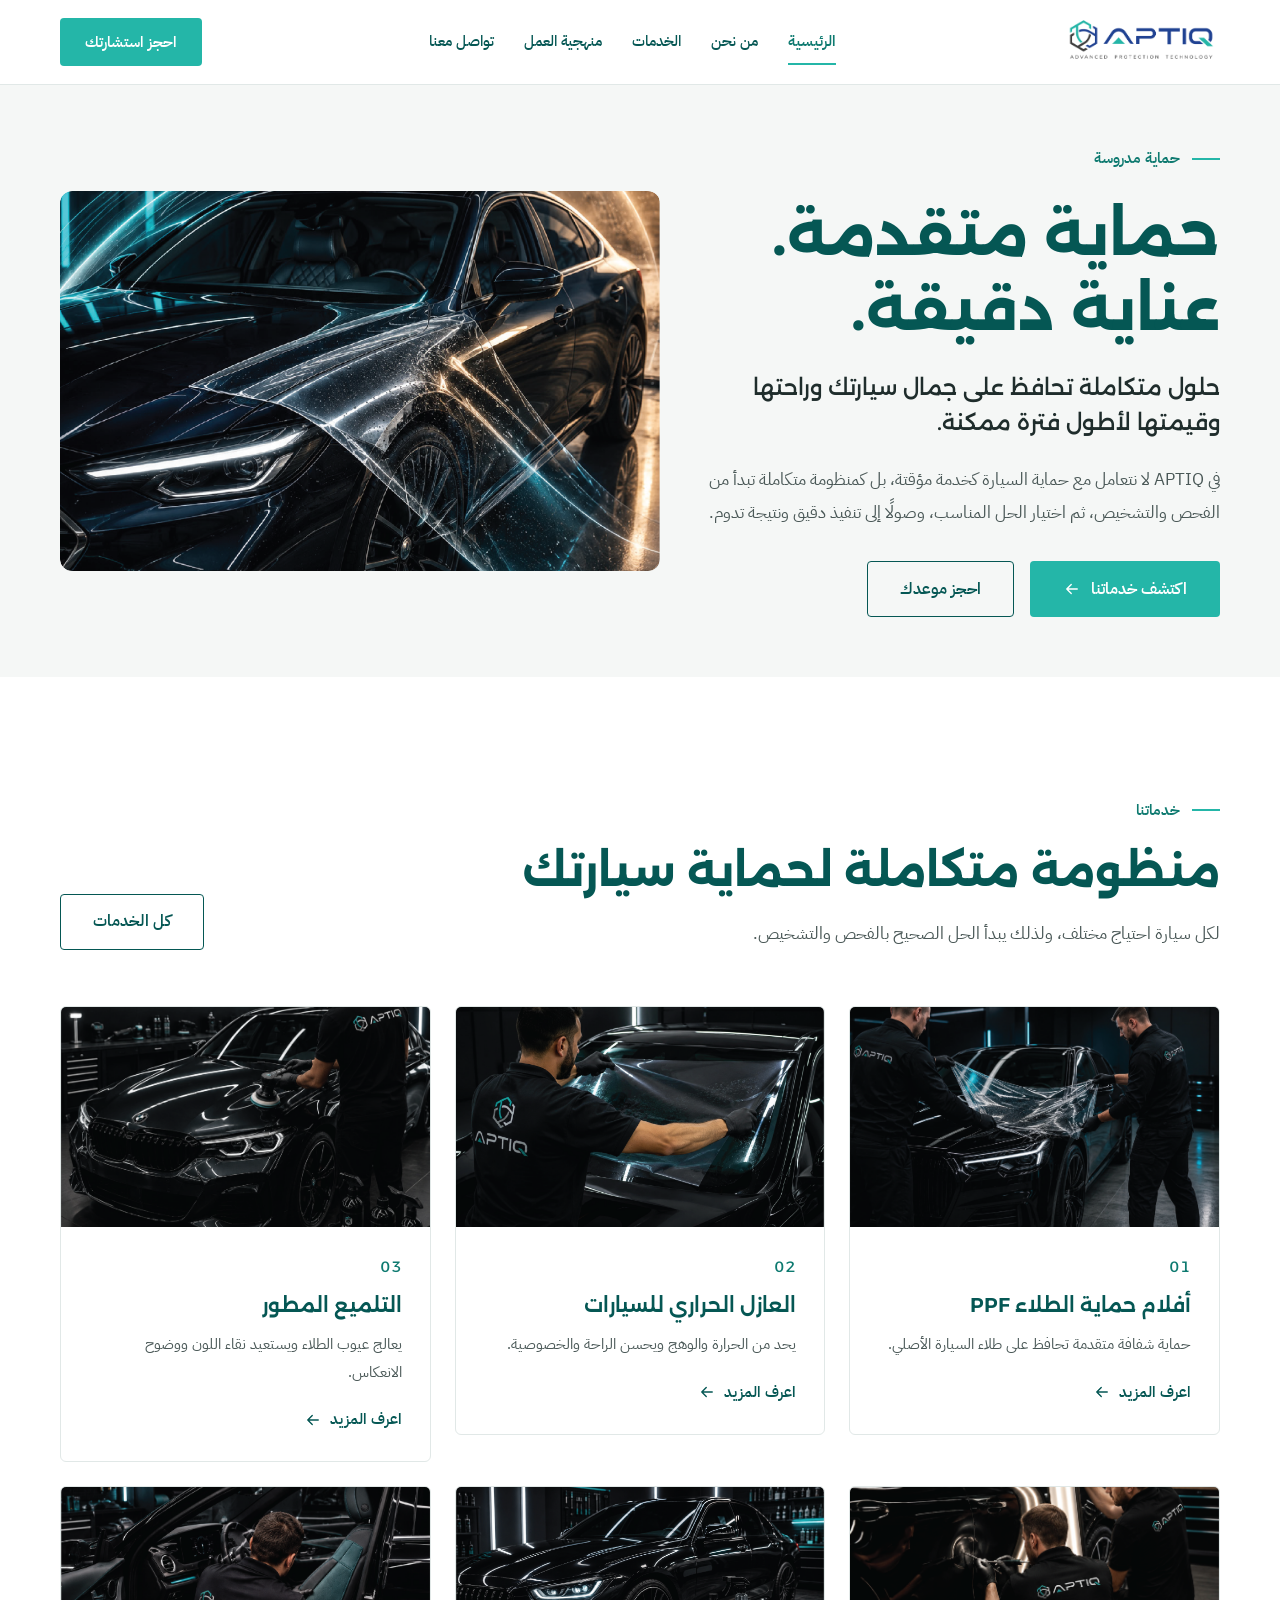
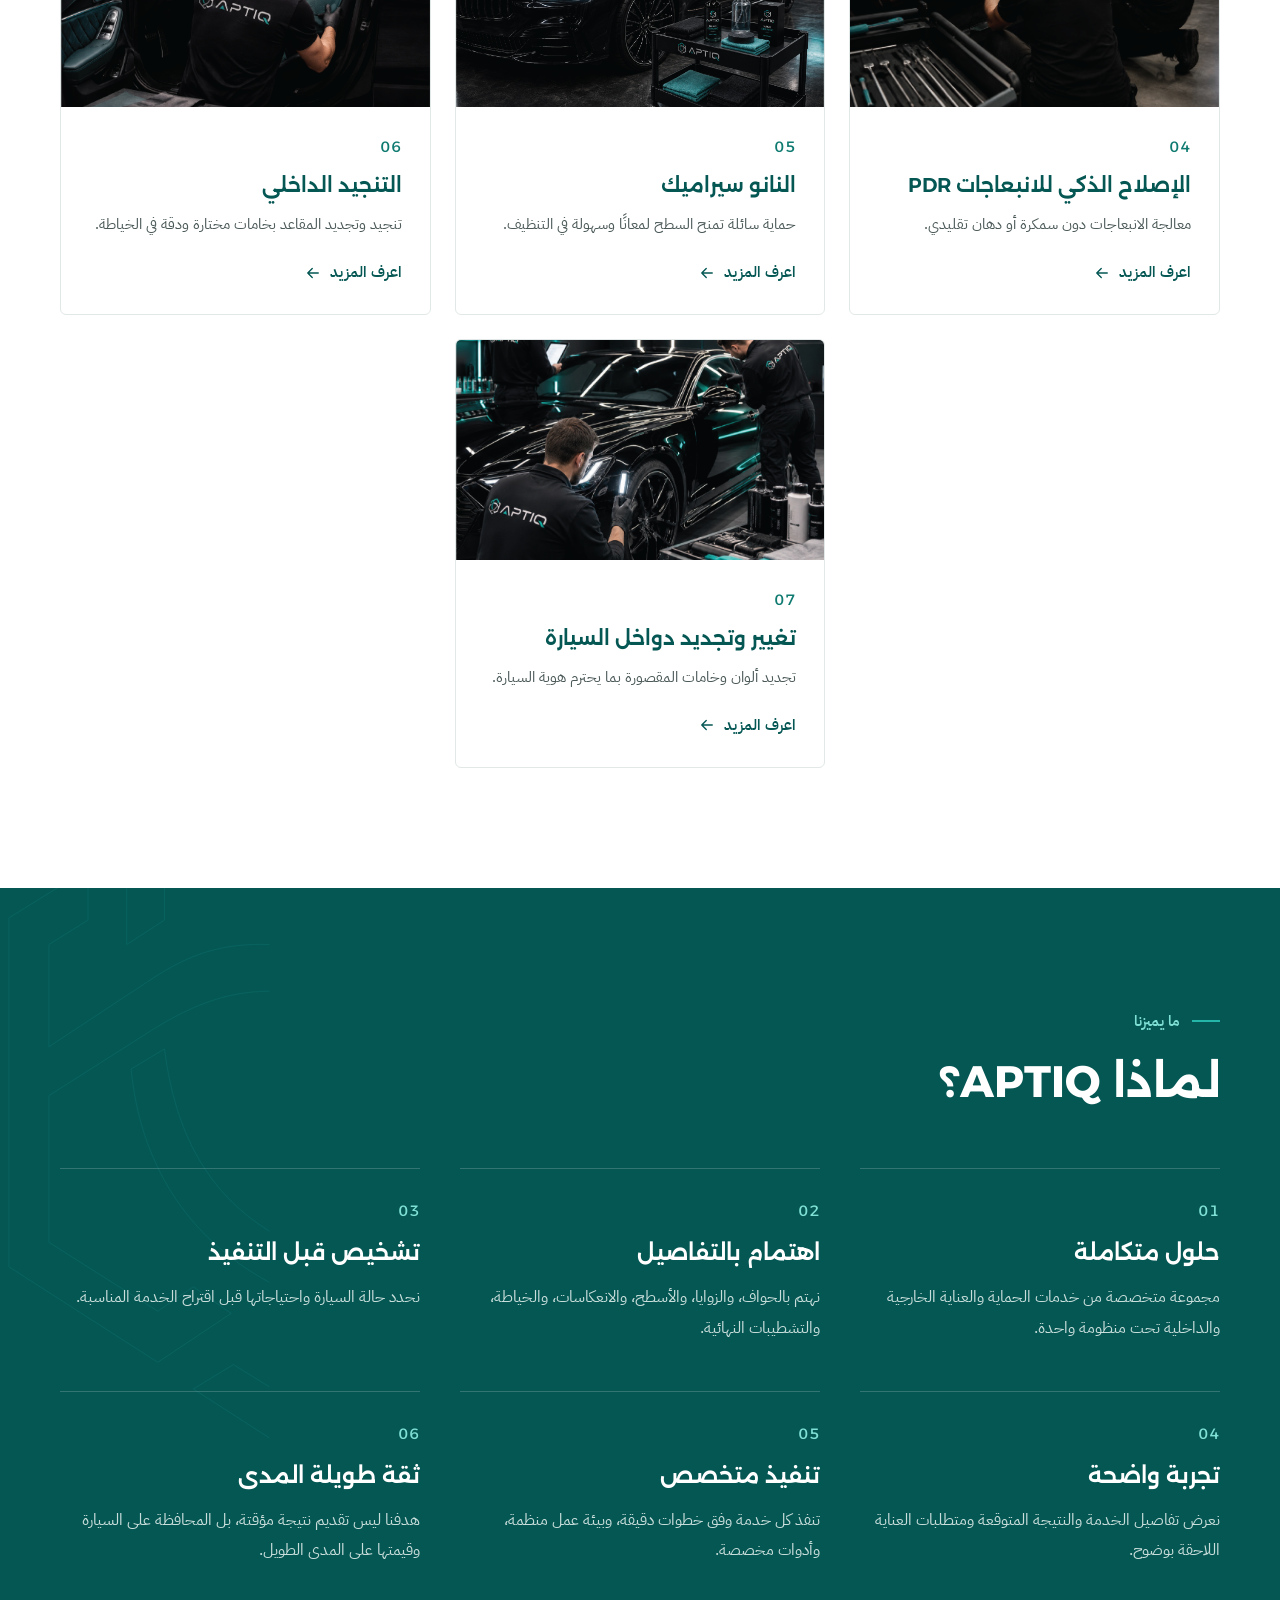
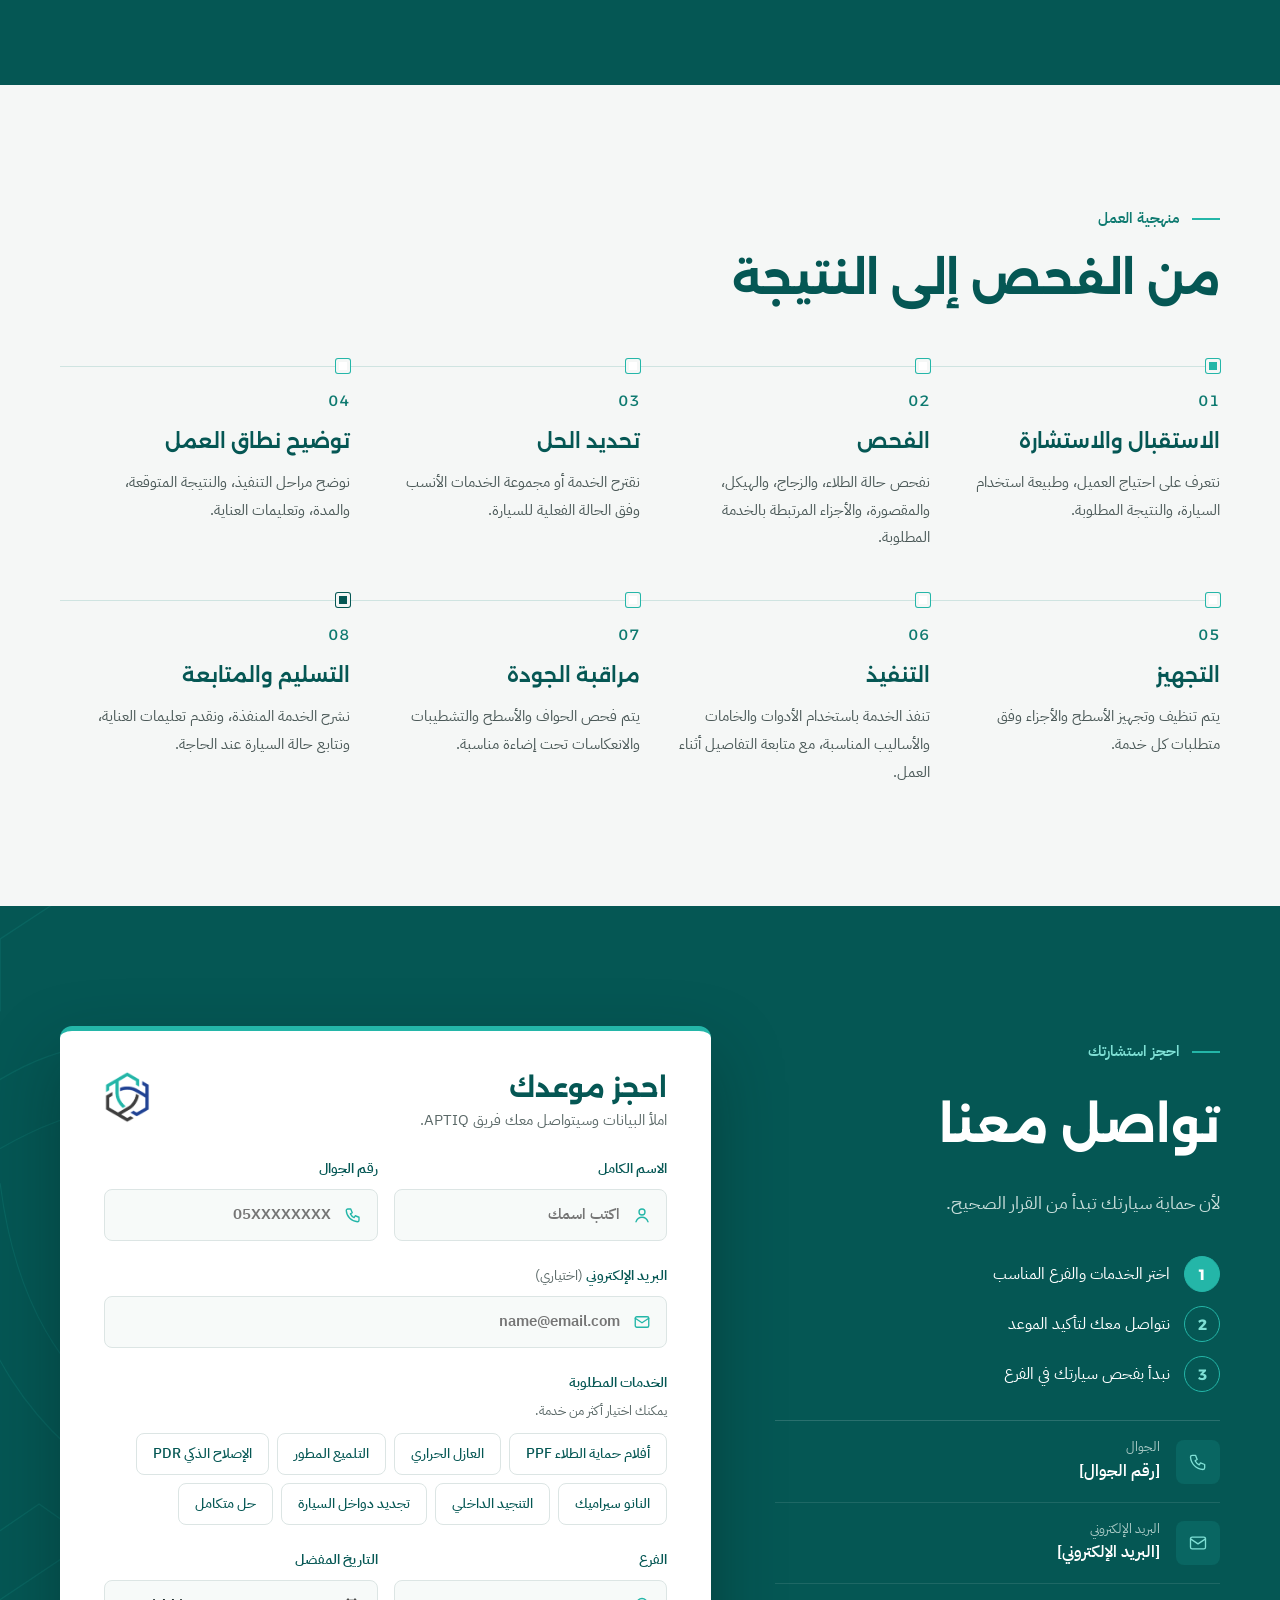
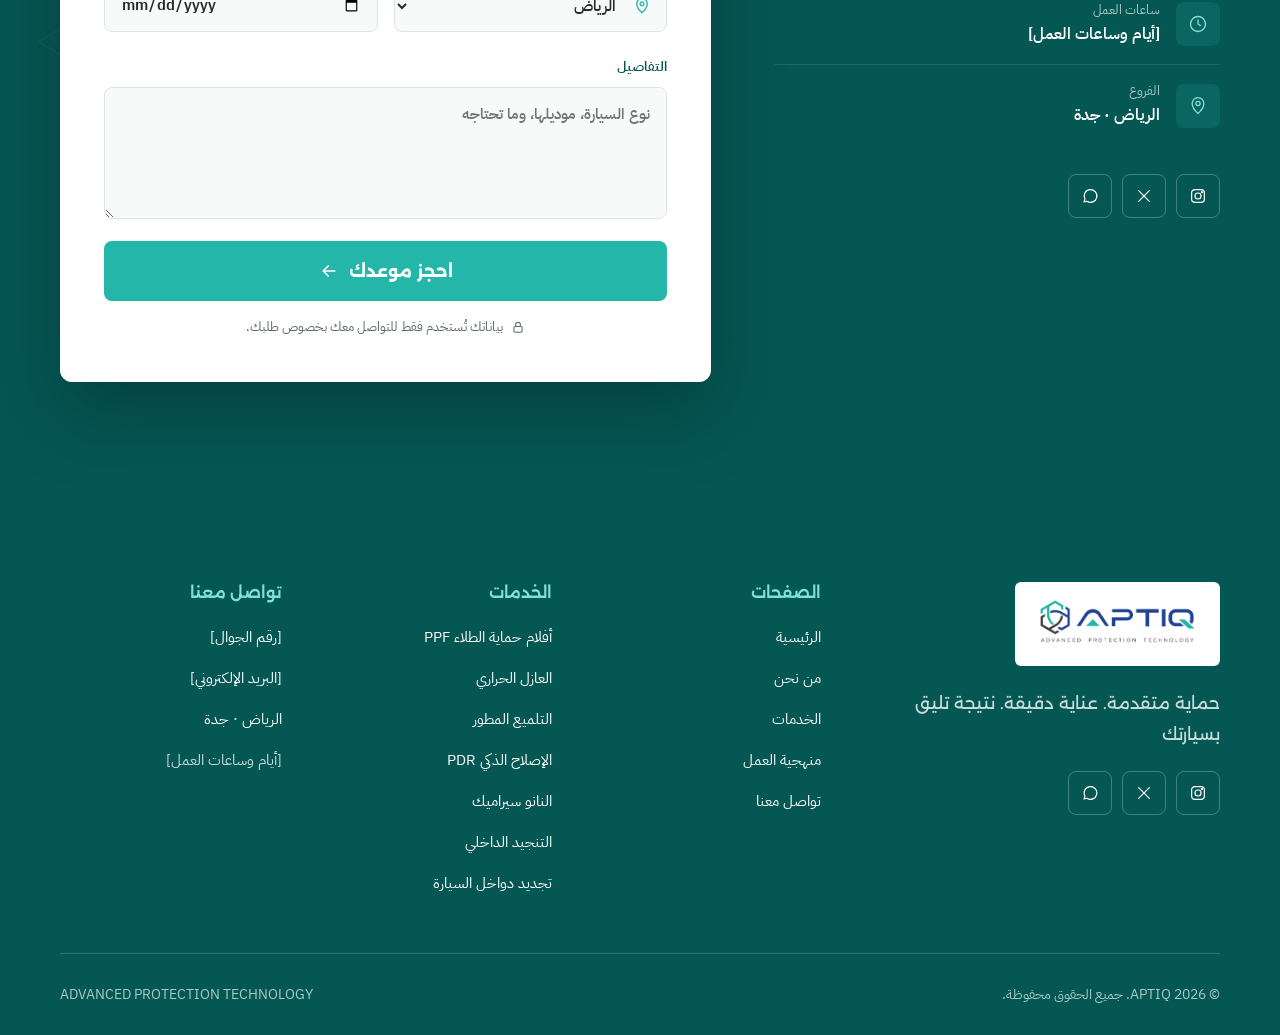
<file: index.html>
<!doctype html>
<html lang="ar" dir="rtl">
<head>
<meta charset="utf-8">
<meta name="viewport" content="width=device-width, initial-scale=1, viewport-fit=cover">
<title>APTIQ | حماية السيارات والعناية المتقدمة — PPF وعازل حراري ونانو سيراميك</title>
<meta name="description" content="APTIQ علامة متخصصة في حماية السيارات والعناية المتقدمة بها: أفلام حماية الطلاء PPF، العازل الحراري، التلميع المطور، الإصلاح الذكي PDR، النانو سيراميك وتجديد المقصورة. فروع الرياض وجدة.">
<meta name="keywords" content="حماية السيارات, أفلام حماية الطلاء, PPF, عازل حراري للسيارات, نانو سيراميك, تلميع السيارات, PDR, إصلاح الانبعاجات, تنجيد السيارات, الرياض, جدة, APTIQ">
<meta name="robots" content="index, follow, max-image-preview:large">
<link rel="canonical" href="https://aptiq.com/">
<link rel="alternate" hreflang="ar" href="https://aptiq.com/">
<meta name="theme-color" content="#055754">

<meta property="og:type" content="website">
<meta property="og:site_name" content="APTIQ">
<meta property="og:locale" content="ar_SA">
<meta property="og:title" content="APTIQ | حماية متقدمة. عناية دقيقة.">
<meta property="og:description" content="حلول متكاملة تحافظ على جمال سيارتك وراحتها وقيمتها لأطول فترة ممكنة.">
<meta property="og:url" content="https://aptiq.com/">
<meta property="og:image" content="https://aptiq.com/assets/img/og-image.jpg">
<meta property="og:image:width" content="1200">
<meta property="og:image:height" content="630">
<meta name="twitter:card" content="summary_large_image">
<meta name="twitter:title" content="APTIQ | حماية متقدمة. عناية دقيقة.">
<meta name="twitter:description" content="حلول متكاملة تحافظ على جمال سيارتك وراحتها وقيمتها لأطول فترة ممكنة.">
<meta name="twitter:image" content="https://aptiq.com/assets/img/og-image.jpg">

<link rel="icon" type="image/png" sizes="48x48" href="assets/img/favicon-48.png">
<link rel="apple-touch-icon" href="assets/img/apple-touch-icon.png">
<link rel="manifest" href="site.webmanifest">

<link rel="preconnect" href="https://fonts.googleapis.com">
<link rel="preconnect" href="https://fonts.gstatic.com" crossorigin>
<link rel="stylesheet" href="https://fonts.googleapis.com/css2?family=Alexandria:wght@400;500;600;700&amp;family=IBM+Plex+Sans+Arabic:wght@400;500;600&amp;display=swap">
<link rel="stylesheet" href="assets/css/style.css">

<script type="application/ld+json">
{
  "@context": "https://schema.org",
  "@graph": [
    {
      "@type": "Organization",
      "@id": "https://aptiq.com/#org",
      "name": "APTIQ",
      "alternateName": "Advanced Protection Technology",
      "url": "https://aptiq.com/",
      "logo": "https://aptiq.com/assets/img/aptiq-logo.png",
      "slogan": "حماية متقدمة. عناية دقيقة. نتيجة تليق بسيارتك"
    },
    {
      "@type": "WebSite",
      "@id": "https://aptiq.com/#website",
      "url": "https://aptiq.com/",
      "name": "APTIQ",
      "inLanguage": "ar",
      "publisher": { "@id": "https://aptiq.com/#org" }
    },
    {
      "@type": "AutoRepair",
      "@id": "https://aptiq.com/#riyadh",
      "name": "APTIQ — فرع الرياض",
      "parentOrganization": { "@id": "https://aptiq.com/#org" },
      "url": "https://aptiq.com/",
      "image": "https://aptiq.com/assets/img/og-image.jpg",
      "address": { "@type": "PostalAddress", "addressLocality": "الرياض", "addressCountry": "SA" },
      "areaServed": "الرياض"
    },
    {
      "@type": "AutoRepair",
      "@id": "https://aptiq.com/#jeddah",
      "name": "APTIQ — فرع جدة",
      "parentOrganization": { "@id": "https://aptiq.com/#org" },
      "url": "https://aptiq.com/",
      "image": "https://aptiq.com/assets/img/og-image.jpg",
      "address": { "@type": "PostalAddress", "addressLocality": "جدة", "addressCountry": "SA" },
      "areaServed": "جدة"
    }
  ]
}
</script>
</head>
<body>
<a class="skip-link" href="#main">تخطَّ إلى المحتوى</a>

<header class="site-header">
  <div class="wrap">
    <a class="brand" href="index.html" aria-label="APTIQ — الرئيسية">
      <img src="assets/img/aptiq-logo.png" alt="APTIQ — Advanced Protection Technology" width="762" height="252">
    </a>
    <nav class="nav" id="site-nav" aria-label="القائمة الرئيسية">
      <div class="drawer-head">
        <img src="assets/img/aptiq-logo.png" alt="" width="762" height="252">
        <button class="menu-btn" id="menu-close" type="button" aria-label="إغلاق القائمة"><svg width="20" height="20" viewBox="0 0 24 24" fill="none" stroke="currentColor" stroke-width="1.8" stroke-linecap="round" aria-hidden="true"><path d="M6 6l12 12M18 6L6 18"/></svg></button>
      </div>
      <a href="index.html" aria-current="page">الرئيسية</a>
      <a href="about.html">من نحن</a>
      <a href="services.html">الخدمات</a>
      <a href="index.html#process">منهجية العمل</a>
      <a href="index.html#contact">تواصل معنا</a>
      <div class="drawer-foot">
        <a class="btn btn--primary" href="index.html#contact">احجز استشارتك</a>
      </div>
    </nav>
    <a class="btn btn--primary header-cta" href="#contact">احجز استشارتك</a>
    <button class="menu-btn" id="menu-open" type="button" aria-label="فتح القائمة" aria-controls="site-nav" aria-expanded="false"><svg width="22" height="22" viewBox="0 0 24 24" fill="none" stroke="currentColor" stroke-width="1.8" stroke-linecap="round" aria-hidden="true"><path d="M4 7h16M4 12h16M10 17h10"/></svg></button>
  </div>
</header>
<div class="scrim" id="scrim" aria-hidden="true"></div>

<main id="main">

  <!-- HERO -->
  <section class="hero" aria-labelledby="hero-title">
    <div class="wrap">
      <div class="hero-text">
        <p class="eyebrow">حماية مدروسة</p>
        <h1 class="h-xl" id="hero-title">حماية متقدمة.<br>عناية دقيقة.</h1>
        <p class="hero-sub">حلول متكاملة تحافظ على جمال سيارتك وراحتها وقيمتها لأطول فترة ممكنة.</p>
        <p class="body">في APTIQ لا نتعامل مع حماية السيارة كخدمة مؤقتة، بل كمنظومة متكاملة تبدأ من الفحص والتشخيص، ثم اختيار الحل المناسب، وصولًا إلى تنفيذ دقيق ونتيجة تدوم.</p>
        <div class="actions">
          <a class="btn btn--primary" href="#services">اكتشف خدماتنا <svg class="arrow" width="18" height="18" viewBox="0 0 24 24" fill="none" stroke="currentColor" stroke-width="1.8" stroke-linecap="round" stroke-linejoin="round" aria-hidden="true"><path d="M19 12H5M11 6l-6 6 6 6"/></svg></a>
          <a class="btn btn--ghost" href="#contact">احجز موعدك</a>
        </div>
      </div>
      <!-- Replace with: <img class="hero-media" src="assets/img/hero.webp" alt="سيارة فاخرة بعد تركيب أفلام حماية الطلاء" width="1200" height="1200" fetchpriority="high" style="object-fit:cover;border-radius:6px"> -->
      <div class="hero-media">
        <img src="assets/img/New folder/drive-download-20261008T131041Z-1-001/1.1.png" alt="حماية سيارة متقدمة">
      </div>
    </div>
  </section>

  <!-- SERVICES -->
  <section class="section" id="services" aria-labelledby="services-title">
    <div class="wrap">
      <div class="section-head section-head--row">
        <div>
          <p class="eyebrow">خدماتنا</p>
          <h2 class="h-lg" id="services-title">منظومة متكاملة لحماية سيارتك</h2>
          <p class="body">لكل سيارة احتياج مختلف، ولذلك يبدأ الحل الصحيح بالفحص والتشخيص.</p>
        </div>
        <a class="btn btn--ghost" href="services.html">كل الخدمات</a>
      </div>
      <div class="cards">
        <a class="card" href="services.html#ppf">
          <img src="assets/img/New folder/drive-download-20261008T131041Z-1-001/2.png" alt="">
          <div class="card-body"><span class="num">01</span><h3>أفلام حماية الطلاء PPF</h3><p>حماية شفافة متقدمة تحافظ على طلاء السيارة الأصلي.</p><span class="card-more">اعرف المزيد <svg class="arrow" width="18" height="18" viewBox="0 0 24 24" fill="none" stroke="currentColor" stroke-width="1.8" stroke-linecap="round" stroke-linejoin="round" aria-hidden="true"><path d="M19 12H5M11 6l-6 6 6 6"/></svg></span></div>
        </a>
        <a class="card" href="services.html#heat-insulation">
          <img src="assets/img/New folder/drive-download-20261008T131041Z-1-001/17.png" alt="">
          <div class="card-body"><span class="num">02</span><h3>العازل الحراري للسيارات</h3><p>يحد من الحرارة والوهج ويحسن الراحة والخصوصية.</p><span class="card-more">اعرف المزيد <svg class="arrow" width="18" height="18" viewBox="0 0 24 24" fill="none" stroke="currentColor" stroke-width="1.8" stroke-linecap="round" stroke-linejoin="round" aria-hidden="true"><path d="M19 12H5M11 6l-6 6 6 6"/></svg></span></div>
        </a>
        <a class="card" href="services.html#polishing">
          <img src="assets/img/New folder/drive-download-20261008T131041Z-1-001/11.png" alt="">
          <div class="card-body"><span class="num">03</span><h3>التلميع المطور</h3><p>يعالج عيوب الطلاء ويستعيد نقاء اللون ووضوح الانعكاس.</p><span class="card-more">اعرف المزيد <svg class="arrow" width="18" height="18" viewBox="0 0 24 24" fill="none" stroke="currentColor" stroke-width="1.8" stroke-linecap="round" stroke-linejoin="round" aria-hidden="true"><path d="M19 12H5M11 6l-6 6 6 6"/></svg></span></div>
        </a>
        <a class="card" href="services.html#pdr">
          <img src="assets/img/New folder/drive-download-20261008T131041Z-1-001/6.png" alt="">
          <div class="card-body"><span class="num">04</span><h3>الإصلاح الذكي للانبعاجات PDR</h3><p>معالجة الانبعاجات دون سمكرة أو دهان تقليدي.</p><span class="card-more">اعرف المزيد <svg class="arrow" width="18" height="18" viewBox="0 0 24 24" fill="none" stroke="currentColor" stroke-width="1.8" stroke-linecap="round" stroke-linejoin="round" aria-hidden="true"><path d="M19 12H5M11 6l-6 6 6 6"/></svg></span></div>
        </a>
        <a class="card" href="services.html#nano-ceramic">
          <img src="assets/img/New folder/drive-download-20261008T131041Z-1-001/19.png" alt="">
          <div class="card-body"><span class="num">05</span><h3>النانو سيراميك</h3><p> حماية سائلة تمنح السطح لمعانًا وسهولة في التنظيف.</p><span class="card-more">اعرف المزيد <svg class="arrow" width="18" height="18" viewBox="0 0 24 24" fill="none" stroke="currentColor" stroke-width="1.8" stroke-linecap="round" stroke-linejoin="round" aria-hidden="true"><path d="M19 12H5M11 6l-6 6 6 6"/></svg></span></div>
        </a>
        <a class="card" href="services.html#upholstery">
          <img src="assets/img/New folder/drive-download-20261008T131041Z-1-001/13.png" alt="">
          <div class="card-body"><span class="num">06</span><h3>التنجيد الداخلي</h3><p>تنجيد وتجديد المقاعد بخامات مختارة ودقة في الخياطة.</p><span class="card-more">اعرف المزيد <svg class="arrow" width="18" height="18" viewBox="0 0 24 24" fill="none" stroke="currentColor" stroke-width="1.8" stroke-linecap="round" stroke-linejoin="round" aria-hidden="true"><path d="M19 12H5M11 6l-6 6 6 6"/></svg></span></div>
        </a>
        <a class="card" href="services.html#interior">
          <img src="assets/img/New folder/drive-download-20261008T131041Z-1-001/22.png" alt="">
          <div class="card-body"><span class="num">07</span><h3>تغيير وتجديد دواخل السيارة</h3><p>تجديد ألوان وخامات المقصورة بما يحترم هوية السيارة.</p><span class="card-more">اعرف المزيد <svg class="arrow" width="18" height="18" viewBox="0 0 24 24" fill="none" stroke="currentColor" stroke-width="1.8" stroke-linecap="round" stroke-linejoin="round" aria-hidden="true"><path d="M19 12H5M11 6l-6 6 6 6"/></svg></span></div>
        </a>
      </div>
    </div>
  </section>

  <!-- WHY APTIQ -->
  <section class="dark section" aria-labelledby="why-title">
<svg class="deco" viewBox="0 0 1440 1000" preserveAspectRatio="xMidYMid slice" fill="none" aria-hidden="true">
  <g stroke="#24B6A8" stroke-opacity="0.14">
    <path
      d="M303 115 C240 112.5 202.5 132.5 165 157.5 L55 230 L55 115 L99 87.5 L99 30 L10 85 L10 477.5 L177.5 585 L260 530 L217.5 500 L177.5 527.5 L55 450 L55 285 L165 215 C210 186 252.5 167.5 303 167.5" />
    <path d="M303 -107.5 L142.5 0 L142.5 115 L185 87.5 L185 27.5 L303 -50" />
    <path d="M303 437.5 C235 395 197.5 330 185 232.5 L147.5 255 C157.5 360 210 445 303 495" />
    <path d="M303 612.5 L262.5 587.5 L217.5 615 L303 670" />
  </g>
</svg>
    <div class="wrap">
      <div class="section-head">
        <p class="eyebrow">ما يميزنا</p>
        <h2 class="h-lg" id="why-title">لماذا APTIQ؟</h2>
      </div>
      <div class="features">
        <div class="feature"><span class="num">01</span><h3>حلول متكاملة</h3><p>مجموعة متخصصة من خدمات الحماية والعناية الخارجية والداخلية تحت منظومة واحدة.</p></div>
        <div class="feature"><span class="num">02</span><h3>اهتمام بالتفاصيل</h3><p>نهتم بالحواف، والزوايا، والأسطح، والانعكاسات، والخياطة، والتشطيبات النهائية.</p></div>
        <div class="feature"><span class="num">03</span><h3>تشخيص قبل التنفيذ</h3><p>نحدد حالة السيارة واحتياجاتها قبل اقتراح الخدمة المناسبة.</p></div>
        <div class="feature"><span class="num">04</span><h3>تجربة واضحة</h3><p>نعرض تفاصيل الخدمة والنتيجة المتوقعة ومتطلبات العناية اللاحقة بوضوح.</p></div>
        <div class="feature"><span class="num">05</span><h3>تنفيذ متخصص</h3><p>تنفذ كل خدمة وفق خطوات دقيقة، وبيئة عمل منظمة، وأدوات مخصصة.</p></div>
        <div class="feature"><span class="num">06</span><h3>ثقة طويلة المدى</h3><p>هدفنا ليس تقديم نتيجة مؤقتة، بل المحافظة على السيارة وقيمتها على المدى الطويل.</p></div>
      </div>
    </div>
  </section>

  <!-- PROCESS -->
  <section class="section section--ground" id="process" aria-labelledby="process-title">
    <div class="wrap">
      <div class="section-head">
        <p class="eyebrow">منهجية العمل</p>
        <h2 class="h-lg" id="process-title">من الفحص إلى النتيجة</h2>
      </div>
      <ol class="timeline">
        <li class="step"><span class="num">01</span><h3>الاستقبال والاستشارة</h3><p>نتعرف على احتياج العميل، وطبيعة استخدام السيارة، والنتيجة المطلوبة.</p></li>
        <li class="step"><span class="num">02</span><h3>الفحص</h3><p>نفحص حالة الطلاء، والزجاج، والهيكل، والمقصورة، والأجزاء المرتبطة بالخدمة المطلوبة.</p></li>
        <li class="step"><span class="num">03</span><h3>تحديد الحل</h3><p>نقترح الخدمة أو مجموعة الخدمات الأنسب وفق الحالة الفعلية للسيارة.</p></li>
        <li class="step"><span class="num">04</span><h3>توضيح نطاق العمل</h3><p>نوضح مراحل التنفيذ، والنتيجة المتوقعة، والمدة، وتعليمات العناية.</p></li>
        <li class="step"><span class="num">05</span><h3>التجهيز</h3><p>يتم تنظيف وتجهيز الأسطح والأجزاء وفق متطلبات كل خدمة.</p></li>
        <li class="step"><span class="num">06</span><h3>التنفيذ</h3><p>تنفذ الخدمة باستخدام الأدوات والخامات والأساليب المناسبة، مع متابعة التفاصيل أثناء العمل.</p></li>
        <li class="step"><span class="num">07</span><h3>مراقبة الجودة</h3><p>يتم فحص الحواف والأسطح والتشطيبات والانعكاسات تحت إضاءة مناسبة.</p></li>
        <li class="step"><span class="num">08</span><h3>التسليم والمتابعة</h3><p>نشرح الخدمة المنفذة، ونقدم تعليمات العناية، ونتابع حالة السيارة عند الحاجة.</p></li>
      </ol>
    </div>
  </section>

  <!-- CONTACT -->
  <section class="dark contact" id="contact" aria-labelledby="contact-title">
    <svg class="deco" viewBox="0 0 1440 1000" preserveAspectRatio="xMidYMid slice" fill="none" aria-hidden="true">
      <g stroke="#24B6A8" stroke-opacity="0.14">
        <path
          d="M303 115 C240 112.5 202.5 132.5 165 157.5 L55 230 L55 115 L99 87.5 L99 30 L10 85 L10 477.5 L177.5 585 L260 530 L217.5 500 L177.5 527.5 L55 450 L55 285 L165 215 C210 186 252.5 167.5 303 167.5" />
        <path d="M303 -107.5 L142.5 0 L142.5 115 L185 87.5 L185 27.5 L303 -50" />
        <path d="M303 437.5 C235 395 197.5 330 185 232.5 L147.5 255 C157.5 360 210 445 303 495" />
        <path d="M303 612.5 L262.5 587.5 L217.5 615 L303 670" />
      </g>
    </svg>
    <div class="wrap">
      <div class="contact-info">
        <p class="eyebrow">احجز استشارتك</p>
        <h2 id="contact-title">تواصل معنا</h2>
        <p class="lead">لأن حماية سيارتك تبدأ من القرار الصحيح.</p>
        <ol class="steps-mini">
          <li><b>1</b><span>اختر الخدمات والفرع المناسب</span></li>
          <li><b>2</b><span>نتواصل معك لتأكيد الموعد</span></li>
          <li><b>3</b><span>نبدأ بفحص سيارتك في الفرع</span></li>
        </ol>
        <ul class="info-list">
          <li><span class="info-ic"><svg width="20" height="20" viewBox="0 0 24 24" fill="none" stroke="currentColor" stroke-width="1.6" stroke-linecap="round" stroke-linejoin="round" aria-hidden="true"><path d="M5 4h4l2 5-2.5 1.5a11 11 0 0 0 5 5L15 13l5 2v4a2 2 0 0 1-2 2A16 16 0 0 1 3 6a2 2 0 0 1 2-2"/></svg></span><div><small>الجوال</small><strong>[رقم الجوال]</strong></div></li>
          <li><span class="info-ic"><svg width="20" height="20" viewBox="0 0 24 24" fill="none" stroke="currentColor" stroke-width="1.6" stroke-linecap="round" stroke-linejoin="round" aria-hidden="true"><rect x="3" y="5" width="18" height="14" rx="2"/><path d="M3 7l9 6 9-6"/></svg></span><div><small>البريد الإلكتروني</small><strong>[البريد الإلكتروني]</strong></div></li>
          <li><span class="info-ic"><svg width="20" height="20" viewBox="0 0 24 24" fill="none" stroke="currentColor" stroke-width="1.6" stroke-linecap="round" stroke-linejoin="round" aria-hidden="true"><circle cx="12" cy="12" r="9"/><path d="M12 7v5l3 2"/></svg></span><div><small>ساعات العمل</small><strong>[أيام وساعات العمل]</strong></div></li>
          <li><span class="info-ic"><svg width="20" height="20" viewBox="0 0 24 24" fill="none" stroke="currentColor" stroke-width="1.6" stroke-linecap="round" stroke-linejoin="round" aria-hidden="true"><path d="M12 21s7-6.2 7-12a7 7 0 0 0-14 0c0 5.8 7 12 7 12z"/><circle cx="12" cy="9" r="2.5"/></svg></span><div><small>الفروع</small><strong>الرياض · جدة</strong></div></li>
        </ul>
        <div class="social">
          <a href="#" aria-label="APTIQ على إنستغرام" rel="noopener"><svg width="18" height="18" viewBox="0 0 24 24" fill="none" stroke="currentColor" stroke-width="1.6" aria-hidden="true"><rect x="3.5" y="3.5" width="17" height="17" rx="4.5"/><circle cx="12" cy="12" r="4"/><circle cx="17.2" cy="6.8" r="0.8" fill="currentColor"/></svg></a>
          <a href="#" aria-label="APTIQ على إكس" rel="noopener"><svg width="16" height="16" viewBox="0 0 24 24" fill="none" stroke="currentColor" stroke-width="1.8" stroke-linecap="round" aria-hidden="true"><path d="M4 4l16 16M20 4L4 20"/></svg></a>
          <a href="#" aria-label="تواصل عبر واتساب" rel="noopener"><svg width="18" height="18" viewBox="0 0 24 24" fill="none" stroke="currentColor" stroke-width="1.6" stroke-linejoin="round" aria-hidden="true"><path d="M4 20l1.3-3.9A8.5 8.5 0 1 1 8 19l-4 1z"/></svg></a>
        </div>
      </div>

      <div class="form-card">
        <form class="form" id="booking-form" name="booking" method="POST" data-netlify="true" netlify-honeypot="company" novalidate aria-labelledby="form-title">
          <input type="hidden" name="form-name" value="booking">
          <p class="sr-only"><label>لا تملأ هذا الحقل <input name="company" tabindex="-1" autocomplete="off"></label></p>
          <div class="form-top">
            <div>
              <h3 id="form-title">احجز موعدك</h3>
              <p>املأ البيانات وسيتواصل معك فريق APTIQ.</p>
            </div>
            <img src="assets/img/aptiq-mark.png" alt="" width="444" height="480" loading="lazy">
          </div>

          <div class="row">
            <div class="field">
              <label for="name">الاسم الكامل</label>
              <div class="control"><svg width="18" height="18" viewBox="0 0 24 24" fill="none" stroke="currentColor" stroke-width="1.8" stroke-linecap="round" stroke-linejoin="round" aria-hidden="true"><circle cx="12" cy="8" r="4"/><path d="M4 21c1.5-4 4.5-6 8-6s6.5 2 8 6"/></svg><input class="input" id="name" name="name" type="text" autocomplete="name" placeholder="اكتب اسمك" required aria-describedby="name-error"></div>
              <span class="error" id="name-error" hidden></span>
            </div>
            <div class="field">
              <label for="phone">رقم الجوال</label>
              <div class="control"><svg width="18" height="18" viewBox="0 0 24 24" fill="none" stroke="currentColor" stroke-width="1.8" stroke-linecap="round" stroke-linejoin="round" aria-hidden="true"><path d="M5 4h4l2 5-2.5 1.5a11 11 0 0 0 5 5L15 13l5 2v4a2 2 0 0 1-2 2A16 16 0 0 1 3 6a2 2 0 0 1 2-2"/></svg><input class="input" id="phone" name="phone" type="tel" inputmode="numeric" autocomplete="tel" placeholder="05XXXXXXXX" required aria-describedby="phone-error"></div>
              <span class="error" id="phone-error" hidden></span>
            </div>
          </div>

          <div class="field">
            <label for="email">البريد الإلكتروني <span style="font-weight:400;color:#5B6968">(اختياري)</span></label>
            <div class="control"><svg width="18" height="18" viewBox="0 0 24 24" fill="none" stroke="currentColor" stroke-width="1.8" stroke-linecap="round" stroke-linejoin="round" aria-hidden="true"><rect x="3" y="5" width="18" height="14" rx="2"/><path d="M3 7l9 6 9-6"/></svg><input class="input" id="email" name="email" type="email" autocomplete="email" placeholder="name@email.com" aria-describedby="email-error"></div>
            <span class="error" id="email-error" hidden></span>
          </div>

          <fieldset class="chips-set" aria-describedby="services-hint services-error">
            <legend>الخدمات المطلوبة</legend>
            <span class="chips-hint" id="services-hint">يمكنك اختيار أكثر من خدمة.</span>
            <div class="chips">
              <label class="chip">
                <input type="checkbox" name="services" value="أفلام حماية الطلاء PPF">
                <span>أفلام حماية الطلاء PPF</span>
              </label>
              <label class="chip">
                <input type="checkbox" name="services" value="العازل الحراري">
                <span>العازل الحراري</span>
              </label>
              <label class="chip">
                <input type="checkbox" name="services" value="التلميع المطور">
                <span>التلميع المطور</span>
              </label>
              <label class="chip">
                <input type="checkbox" name="services" value="الإصلاح الذكي PDR">
                <span>الإصلاح الذكي PDR</span>
              </label>
              <label class="chip">
                <input type="checkbox" name="services" value="النانو سيراميك">
                <span>النانو سيراميك</span>
              </label>
              <label class="chip">
                <input type="checkbox" name="services" value="التنجيد الداخلي">
                <span>التنجيد الداخلي</span>
              </label>
              <label class="chip">
                <input type="checkbox" name="services" value="تجديد دواخل السيارة">
                <span>تجديد دواخل السيارة</span>
              </label>
              <label class="chip">
                <input type="checkbox" name="services" value="حل متكامل">
                <span>حل متكامل</span>
              </label>
            </div>
            <span class="error" id="services-error" hidden>اختر خدمة واحدة على الأقل.</span>
          </fieldset>

          <div class="row">
            <div class="field">
              <label for="branch">الفرع</label>
              <div class="control"><svg width="18" height="18" viewBox="0 0 24 24" fill="none" stroke="currentColor" stroke-width="1.8" stroke-linecap="round" stroke-linejoin="round" aria-hidden="true"><path d="M12 21s7-6.2 7-12a7 7 0 0 0-14 0c0 5.8 7 12 7 12z"/><circle cx="12" cy="9" r="2.5"/></svg><select class="input" id="branch" name="branch"><option value="الرياض">الرياض</option><option value="جدة">جدة</option></select></div>
            </div>
            <div class="field">
              <label for="date">التاريخ المفضل</label>
              <input class="input input--plain" id="date" name="date" type="date">
            </div>
          </div>

          <div class="field">
            <label for="details">التفاصيل</label>
            <textarea class="input" id="details" name="details" rows="4" placeholder="نوع السيارة، موديلها، وما تحتاجه"></textarea>
          </div>

          <button class="btn btn--primary submit" type="submit">احجز موعدك <svg class="arrow" width="20" height="20" viewBox="0 0 24 24" fill="none" stroke="currentColor" stroke-width="2" stroke-linecap="round" stroke-linejoin="round" aria-hidden="true"><path d="M19 12H5M11 6l-6 6 6 6"/></svg></button>
          <p class="privacy"><svg width="14" height="14" viewBox="0 0 24 24" fill="none" stroke="currentColor" stroke-width="1.8" stroke-linecap="round" stroke-linejoin="round" aria-hidden="true"><rect x="5" y="11" width="14" height="10" rx="2"/><path d="M8 11V8a4 4 0 0 1 8 0v3"/></svg>بياناتك تُستخدم فقط للتواصل معك بخصوص طلبك.</p>
          <p class="form-status" id="form-status" role="alert" hidden></p>
        </form>

        <div class="success" id="booking-success" tabindex="-1" role="status" hidden>
          <span class="success-ic"><svg width="40" height="40" viewBox="0 0 24 24" fill="none" stroke="currentColor" stroke-width="2.2" stroke-linecap="round" stroke-linejoin="round" aria-hidden="true"><path d="M5 12.5l4.5 4.5L19 7.5"/></svg></span>
          <h3>تم استلام طلبك</h3>
          <p>سيتواصل معك فريق APTIQ لتأكيد الموعد.</p>
          <ul class="summary" id="booking-summary"></ul>
          <button class="btn btn--ghost" id="booking-again" type="button">إرسال طلب جديد</button>
        </div>
      </div>
    </div>
  </section>

</main>

<footer class="site-footer">
  <div class="wrap">
    <div class="footer-cols">
      <div class="footer-brand">
        <a class="logo-plate" href="index.html" aria-label="APTIQ — الرئيسية"><img src="assets/img/aptiq-logo.png" alt="APTIQ" width="762" height="252" loading="lazy"></a>
        <p>حماية متقدمة. عناية دقيقة. نتيجة تليق بسيارتك</p>
        <div class="social">
          <a href="#" aria-label="APTIQ على إنستغرام" rel="noopener"><svg width="18" height="18" viewBox="0 0 24 24" fill="none" stroke="currentColor" stroke-width="1.6" aria-hidden="true"><rect x="3.5" y="3.5" width="17" height="17" rx="4.5"/><circle cx="12" cy="12" r="4"/><circle cx="17.2" cy="6.8" r="0.8" fill="currentColor"/></svg></a>
          <a href="#" aria-label="APTIQ على إكس" rel="noopener"><svg width="16" height="16" viewBox="0 0 24 24" fill="none" stroke="currentColor" stroke-width="1.8" stroke-linecap="round" aria-hidden="true"><path d="M4 4l16 16M20 4L4 20"/></svg></a>
          <a href="#" aria-label="تواصل عبر واتساب" rel="noopener"><svg width="18" height="18" viewBox="0 0 24 24" fill="none" stroke="currentColor" stroke-width="1.6" stroke-linejoin="round" aria-hidden="true"><path d="M4 20l1.3-3.9A8.5 8.5 0 1 1 8 19l-4 1z"/></svg></a>
        </div>
      </div>
      <nav class="footer-col" aria-label="صفحات الموقع">
        <h2>الصفحات</h2>
        <a href="index.html">الرئيسية</a>
        <a href="about.html">من نحن</a>
        <a href="services.html">الخدمات</a>
        <a href="index.html#process">منهجية العمل</a>
        <a href="index.html#contact">تواصل معنا</a>
      </nav>
      <nav class="footer-col" aria-label="الخدمات">
        <h2>الخدمات</h2>
        <a href="services.html#ppf">أفلام حماية الطلاء PPF</a>
        <a href="services.html#heat-insulation">العازل الحراري</a>
        <a href="services.html#polishing">التلميع المطور</a>
        <a href="services.html#pdr">الإصلاح الذكي PDR</a>
        <a href="services.html#nano-ceramic">النانو سيراميك</a>
        <a href="services.html#upholstery">التنجيد الداخلي</a>
        <a href="services.html#interior">تجديد دواخل السيارة</a>
      </nav>
      <div class="footer-col">
        <h2>تواصل معنا</h2>
        <span>[رقم الجوال]</span>
        <span>[البريد الإلكتروني]</span>
        <span>الرياض · جدة</span>
        <span class="dim">[أيام وساعات العمل]</span>
      </div>
    </div>
    <div class="footer-bottom">
      <span>© APTIQ <span id="year">2026</span>. جميع الحقوق محفوظة.</span>
      <span>ADVANCED PROTECTION TECHNOLOGY</span>
    </div>
  </div>
</footer>

<script src="assets/js/main.js" defer></script>
</body>
</html>
</file>
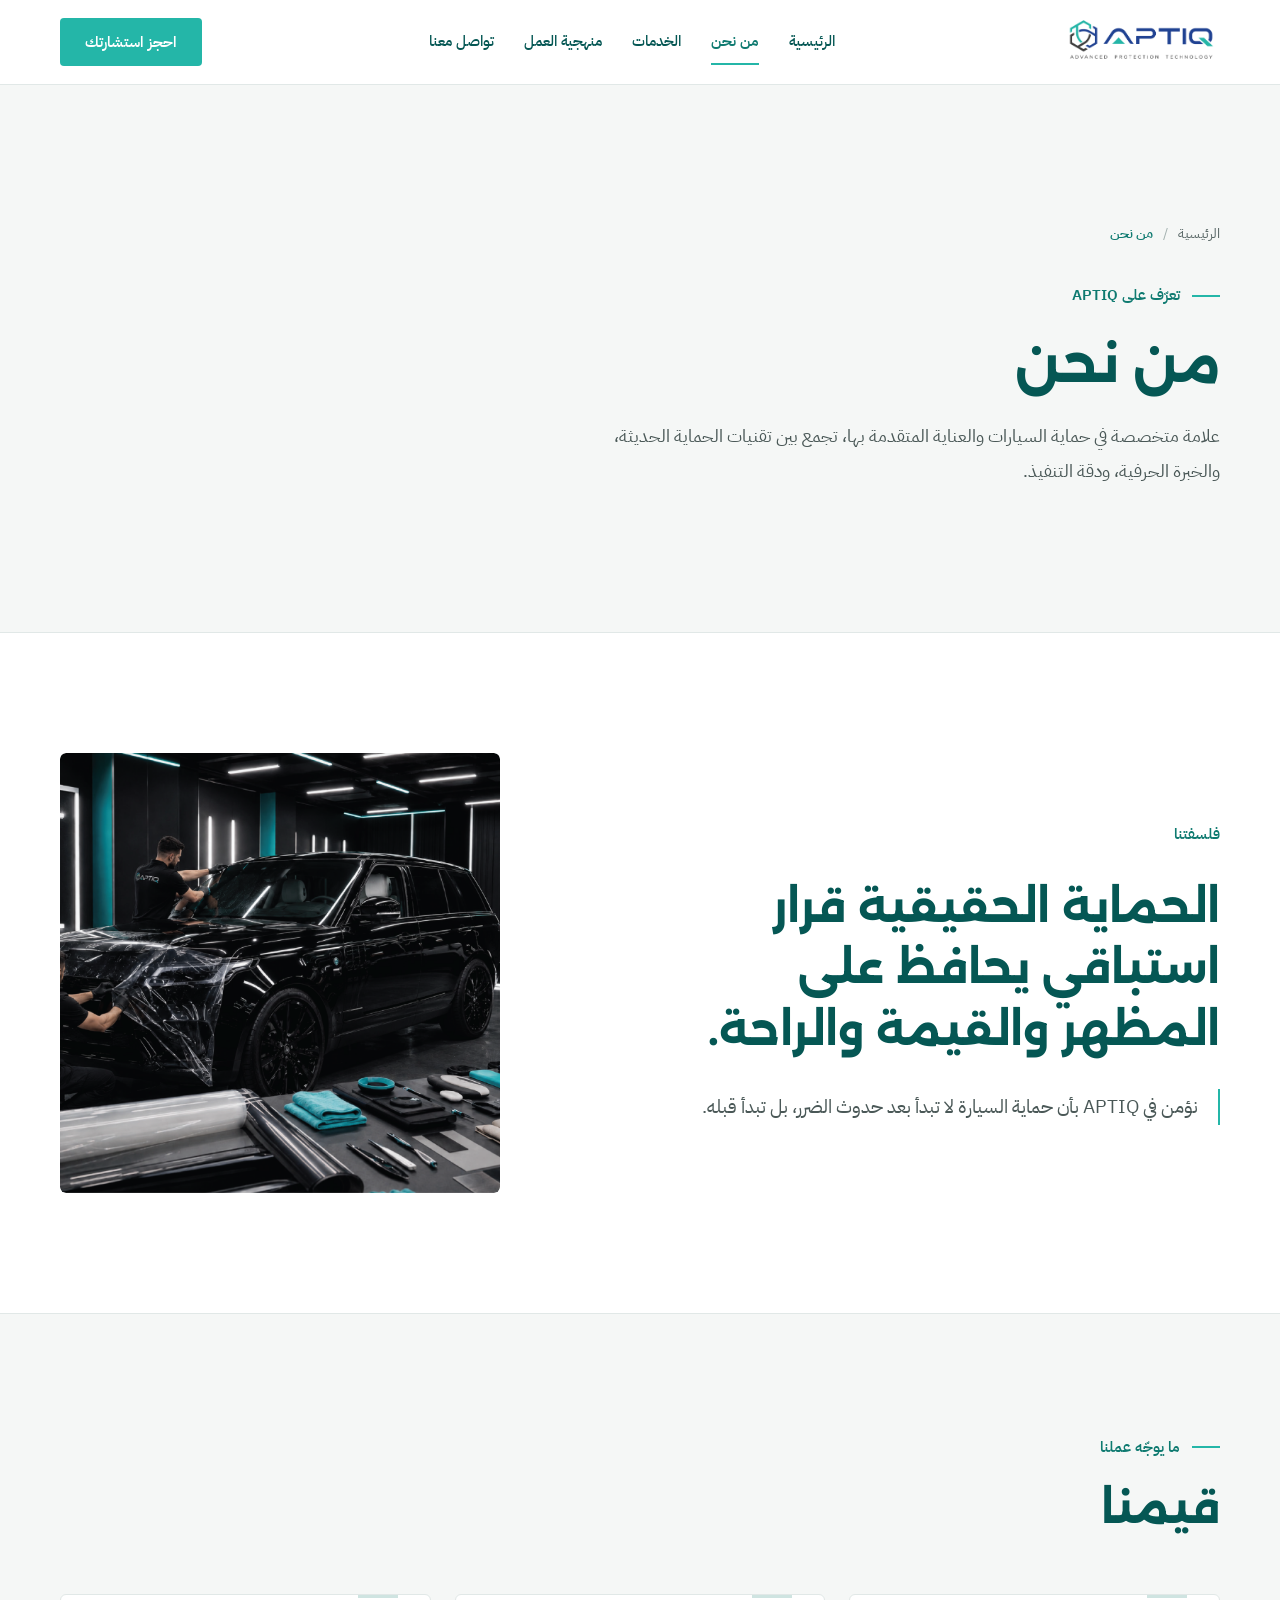
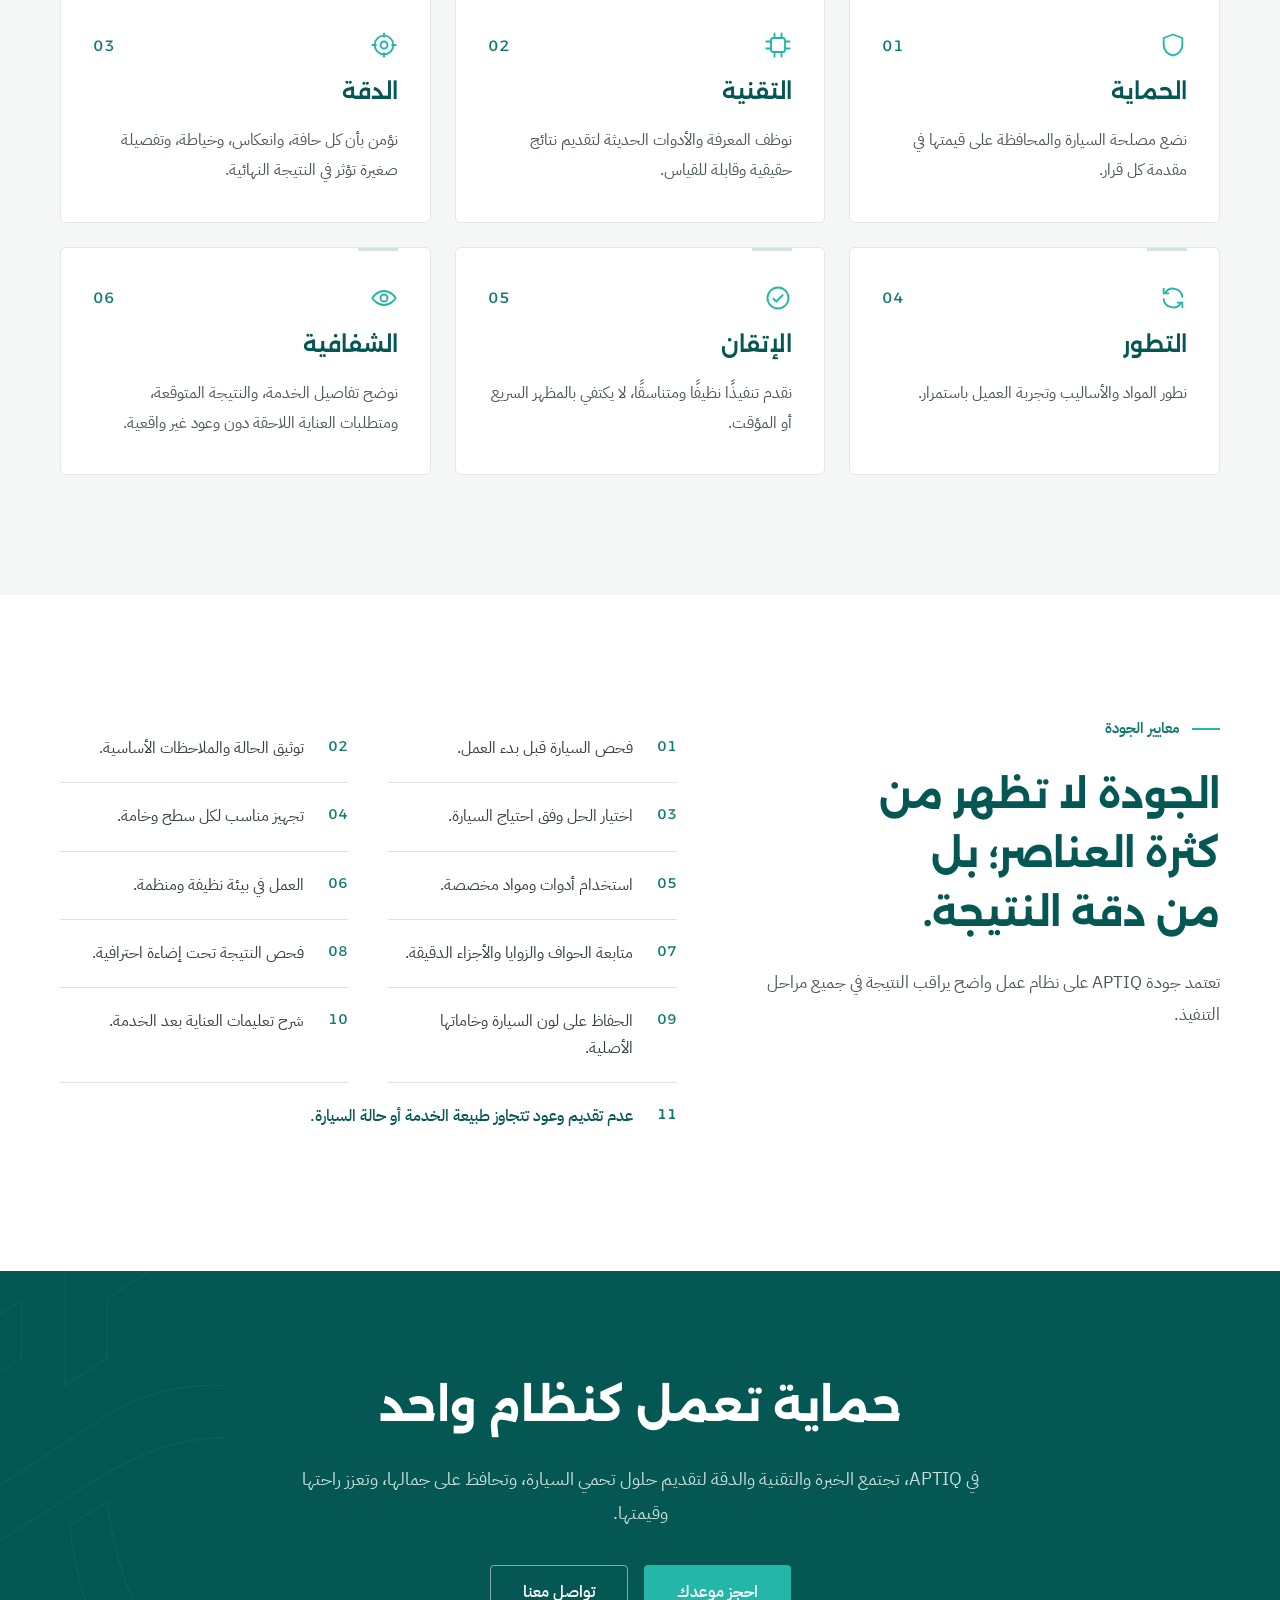
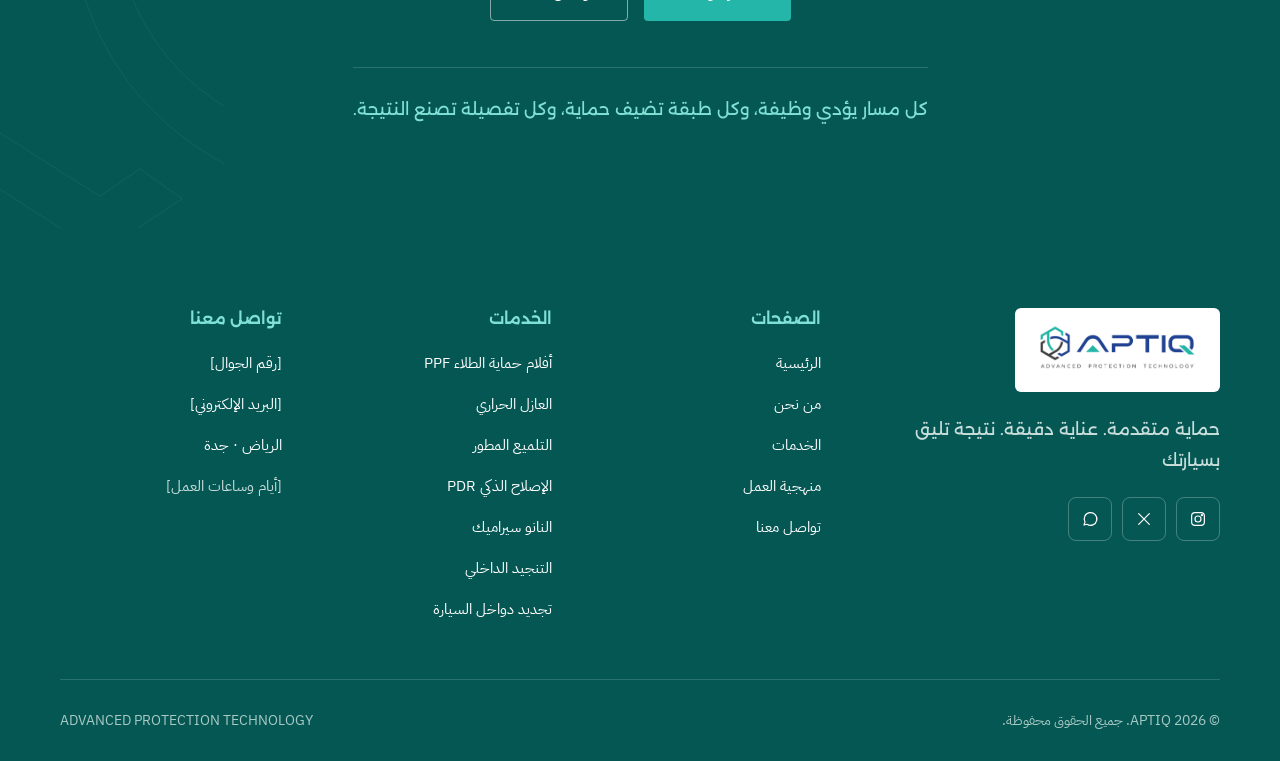
<file: about.html>
<!doctype html>
<html lang="ar" dir="rtl">

<head>
  <meta charset="utf-8">
  <meta name="viewport" content="width=device-width, initial-scale=1, viewport-fit=cover">
  <title>من نحن | APTIQ — فلسفتنا وقيمنا ومعايير الجودة</title>
  <meta name="description"
    content="تعرّف على APTIQ: علامة متخصصة في حماية السيارات والعناية المتقدمة بها. فلسفتنا في الحماية الاستباقية، وقيمنا، ومعايير الجودة في كل مرحلة.">
  <meta name="robots" content="index, follow, max-image-preview:large">
  <link rel="canonical" href="https://aptiq.com/about.html">
  <link rel="alternate" hreflang="ar" href="https://aptiq.com/about.html">
  <meta name="theme-color" content="#055754">

  <meta property="og:type" content="website">
  <meta property="og:site_name" content="APTIQ">
  <meta property="og:locale" content="ar_SA">
  <meta property="og:title" content="من نحن | APTIQ — فلسفتنا وقيمنا ومعايير الجودة">
  <meta property="og:description"
    content="تعرّف على APTIQ: علامة متخصصة في حماية السيارات والعناية المتقدمة بها. فلسفتنا في الحماية الاستباقية، وقيمنا، ومعايير الجودة في كل مرحلة.">
  <meta property="og:url" content="https://aptiq.com/about.html">
  <meta property="og:image" content="https://aptiq.com/assets/img/og-image.jpg">
  <meta property="og:image:width" content="1200">
  <meta property="og:image:height" content="630">
  <meta name="twitter:card" content="summary_large_image">
  <meta name="twitter:title" content="من نحن | APTIQ — فلسفتنا وقيمنا ومعايير الجودة">
  <meta name="twitter:description"
    content="تعرّف على APTIQ: علامة متخصصة في حماية السيارات والعناية المتقدمة بها. فلسفتنا في الحماية الاستباقية، وقيمنا، ومعايير الجودة في كل مرحلة.">
  <meta name="twitter:image" content="https://aptiq.com/assets/img/og-image.jpg">

  <link rel="icon" type="image/png" sizes="48x48" href="assets/img/favicon-48.png">
  <link rel="apple-touch-icon" href="assets/img/apple-touch-icon.png">
  <link rel="manifest" href="site.webmanifest">

  <link rel="preconnect" href="https://fonts.googleapis.com">
  <link rel="preconnect" href="https://fonts.gstatic.com" crossorigin>
  <link rel="stylesheet"
    href="https://fonts.googleapis.com/css2?family=Alexandria:wght@400;500;600;700&amp;family=IBM+Plex+Sans+Arabic:wght@400;500;600&amp;display=swap">
  <link rel="stylesheet" href="assets/css/style.css">

  <script type="application/ld+json">
{
  "@context": "https://schema.org",
  "@graph": [
    {
      "@type": "AboutPage",
      "@id": "https://aptiq.com/about.html",
      "url": "https://aptiq.com/about.html",
      "name": "من نحن — APTIQ",
      "inLanguage": "ar",
      "about": {
        "@id": "https://aptiq.com/#org"
      }
    },
    {
      "@type": "BreadcrumbList",
      "itemListElement": [
        {
          "@type": "ListItem",
          "position": 1,
          "name": "الرئيسية",
          "item": "https://aptiq.com/"
        },
        {
          "@type": "ListItem",
          "position": 2,
          "name": "من نحن",
          "item": "https://aptiq.com/about.html"
        }
      ]
    }
  ]
}
</script>
</head>

<body>
  <a class="skip-link" href="#main">تخطَّ إلى المحتوى</a>

  <header class="site-header">
    <div class="wrap">
      <a class="brand" href="index.html" aria-label="APTIQ — الرئيسية">
        <img src="assets/img/aptiq-logo.png" alt="APTIQ — Advanced Protection Technology" width="762" height="252">
      </a>
      <nav class="nav" id="site-nav" aria-label="القائمة الرئيسية">
        <div class="drawer-head">
          <img src="assets/img/aptiq-logo.png" alt="" width="762" height="252">
          <button class="menu-btn" id="menu-close" type="button" aria-label="إغلاق القائمة"><svg width="20" height="20"
              viewBox="0 0 24 24" fill="none" stroke="currentColor" stroke-width="1.8" stroke-linecap="round"
              aria-hidden="true">
              <path d="M6 6l12 12M18 6L6 18" />
            </svg></button>
        </div>
        <a href="index.html">الرئيسية</a>
        <a href="about.html" aria-current="page">من نحن</a>
        <a href="services.html">الخدمات</a>
        <a href="index.html#process">منهجية العمل</a>
        <a href="index.html#contact">تواصل معنا</a>
        <div class="drawer-foot">
          <a class="btn btn--primary" href="index.html#contact">احجز استشارتك</a>
        </div>
      </nav>
      <a class="btn btn--primary header-cta" href="index.html#contact">احجز استشارتك</a>
      <button class="menu-btn" id="menu-open" type="button" aria-label="فتح القائمة" aria-controls="site-nav"
        aria-expanded="false"><svg width="22" height="22" viewBox="0 0 24 24" fill="none" stroke="currentColor"
          stroke-width="1.8" stroke-linecap="round" aria-hidden="true">
          <path d="M4 7h16M4 12h16M10 17h10" />
        </svg></button>
    </div>
  </header>
  <div class="scrim" id="scrim" aria-hidden="true"></div>

  <main id="main">
    <section class="page-hero" aria-labelledby="page-title">
      <div class="wrap">
        <div class="page-hero-text">
          <nav class="breadcrumb" aria-label="مسار الصفحة">
            <ol>
              <li><a href="index.html">الرئيسية</a></li>
              <li><span aria-current="page">من نحن</span></li>
            </ol>
          </nav>
          <p class="eyebrow">تعرّف على APTIQ</p>
          <h1 id="page-title">من نحن</h1>
          <p class="lead">علامة متخصصة في حماية السيارات والعناية المتقدمة بها، تجمع بين تقنيات الحماية الحديثة، والخبرة
            الحرفية، ودقة التنفيذ.</p>
        </div>
        <svg class="deco" viewBox="0 0 1440 560" preserveAspectRatio="xMidYMid slice" fill="none" aria-hidden="true">
          <g stroke="#24B6A8" stroke-opacity="0.14">
            <path
              d="M303 115 C240 112.5 202.5 132.5 165 157.5 L55 230 L55 115 L99 87.5 L99 30 L10 85 L10 477.5 L177.5 585 L260 530 L217.5 500 L177.5 527.5 L55 450 L55 285 L165 215 C210 186 252.5 167.5 303 167.5" />
            <path d="M303 -107.5 L142.5 0 L142.5 115 L185 87.5 L185 27.5 L303 -50" />
            <path d="M303 437.5 C235 395 197.5 330 185 232.5 L147.5 255 C157.5 360 210 445 303 495" />
            <path d="M303 612.5 L262.5 587.5 L217.5 615 L303 670" />
          </g>
        </svg>
      </div>
    </section>

    <section class="section philosophy-section" aria-labelledby="philosophy-title">
      <div class="wrap">
    
        <div class="split">
    
          <!-- Text -->
          <div class="split-text">
    
            <p class="eyebrow eyebrow--plain">
              فلسفتنا
            </p>
    
            <h2 class="h-lg" id="philosophy-title">
              الحماية الحقيقية قرار استباقي يحافظ على المظهر والقيمة والراحة.
            </h2>
    
            <p class="quote">
              نؤمن في APTIQ بأن حماية السيارة لا تبدأ بعد حدوث الضرر، بل تبدأ قبله.
            </p>
    
          </div>
    
    
          <!-- Image -->
          <div class="philosophy-image">
            <img src="assets/img/New folder/drive-download-20261008T131041Z-1-001/27.png" alt="صورة تعبر عن فلسفة الحماية الاستباقية" width="880" height="880"
              loading="lazy">
          </div>
    
        </div>
    
      </div>
    </section>

    <section class="section section--ground section--line" aria-labelledby="values-title">
      <div class="wrap">
        <div class="section-head">
          <p class="eyebrow">ما يوجّه عملنا</p>
          <h2 class="h-lg" id="values-title">قيمنا</h2>
        </div>
        <div class="values">
          <article class="value">
            <div class="value-top"><svg width="28" height="28" viewBox="0 0 24 24" fill="none" stroke="currentColor"
                stroke-width="1.6" stroke-linecap="round" stroke-linejoin="round" aria-hidden="true">
                <path d="M12 3l8 3v6c0 4.5-3.4 8.3-8 9-4.6-.7-8-4.5-8-9V6l8-3z" />
              </svg><span class="num">01</span></div>
            <h3>الحماية</h3>
            <p>نضع مصلحة السيارة والمحافظة على قيمتها في مقدمة كل قرار.</p>
          </article>
          <article class="value">
            <div class="value-top"><svg width="28" height="28" viewBox="0 0 24 24" fill="none" stroke="currentColor"
                stroke-width="1.6" stroke-linecap="round" stroke-linejoin="round" aria-hidden="true">
                <rect x="6" y="6" width="12" height="12" rx="2" />
                <path d="M9 2v4M15 2v4M9 18v4M15 18v4M2 9h4M2 15h4M18 9h4M18 15h4" />
              </svg><span class="num">02</span></div>
            <h3>التقنية</h3>
            <p>نوظف المعرفة والأدوات الحديثة لتقديم نتائج حقيقية وقابلة للقياس.</p>
          </article>
          <article class="value">
            <div class="value-top"><svg width="28" height="28" viewBox="0 0 24 24" fill="none" stroke="currentColor"
                stroke-width="1.6" stroke-linecap="round" stroke-linejoin="round" aria-hidden="true">
                <circle cx="12" cy="12" r="8" />
                <circle cx="12" cy="12" r="3" />
                <path d="M12 2v3M12 19v3M2 12h3M19 12h3" />
              </svg><span class="num">03</span></div>
            <h3>الدقة</h3>
            <p>نؤمن بأن كل حافة، وانعكاس، وخياطة، وتفصيلة صغيرة تؤثر في النتيجة النهائية.</p>
          </article>
          <article class="value">
            <div class="value-top"><svg width="28" height="28" viewBox="0 0 24 24" fill="none" stroke="currentColor"
                stroke-width="1.6" stroke-linecap="round" stroke-linejoin="round" aria-hidden="true">
                <path d="M20 11a8 8 0 0 0-14.9-3M4 13a8 8 0 0 0 14.9 3" />
                <path d="M4 4v4h4M20 20v-4h-4" />
              </svg><span class="num">04</span></div>
            <h3>التطور</h3>
            <p>نطور المواد والأساليب وتجربة العميل باستمرار.</p>
          </article>
          <article class="value">
            <div class="value-top"><svg width="28" height="28" viewBox="0 0 24 24" fill="none" stroke="currentColor"
                stroke-width="1.6" stroke-linecap="round" stroke-linejoin="round" aria-hidden="true">
                <circle cx="12" cy="12" r="9" />
                <path d="M8 12.5l2.5 2.5L16 9.5" />
              </svg><span class="num">05</span></div>
            <h3>الإتقان</h3>
            <p>نقدم تنفيذًا نظيفًا ومتناسقًا، لا يكتفي بالمظهر السريع أو المؤقت.</p>
          </article>
          <article class="value">
            <div class="value-top"><svg width="28" height="28" viewBox="0 0 24 24" fill="none" stroke="currentColor"
                stroke-width="1.6" stroke-linecap="round" stroke-linejoin="round" aria-hidden="true">
                <path d="M2 12s3.6-6 10-6 10 6 10 6-3.6 6-10 6S2 12 2 12z" />
                <circle cx="12" cy="12" r="3" />
              </svg><span class="num">06</span></div>
            <h3>الشفافية</h3>
            <p>نوضح تفاصيل الخدمة، والنتيجة المتوقعة، ومتطلبات العناية اللاحقة دون وعود غير واقعية.</p>
          </article>
        </div>
      </div>
    </section>

    <section class="section" aria-labelledby="quality-title">
      <div class="wrap">
        <div class="quality">
          <div class="quality-head">
            <p class="eyebrow">معايير الجودة</p>
            <h2 id="quality-title">الجودة لا تظهر من كثرة العناصر؛ بل من دقة النتيجة.</h2>
            <p class="body">تعتمد جودة APTIQ على نظام عمل واضح يراقب النتيجة في جميع مراحل التنفيذ.</p>
          </div>
          <ol class="quality-list">
            <li><span class="num">01</span>فحص السيارة قبل بدء العمل.</li>
            <li><span class="num">02</span>توثيق الحالة والملاحظات الأساسية.</li>
            <li><span class="num">03</span>اختيار الحل وفق احتياج السيارة.</li>
            <li><span class="num">04</span>تجهيز مناسب لكل سطح وخامة.</li>
            <li><span class="num">05</span>استخدام أدوات ومواد مخصصة.</li>
            <li><span class="num">06</span>العمل في بيئة نظيفة ومنظمة.</li>
            <li><span class="num">07</span>متابعة الحواف والزوايا والأجزاء الدقيقة.</li>
            <li><span class="num">08</span>فحص النتيجة تحت إضاءة احترافية.</li>
            <li><span class="num">09</span>الحفاظ على لون السيارة وخاماتها الأصلية.</li>
            <li><span class="num">10</span>شرح تعليمات العناية بعد الخدمة.</li>
            <li><span class="num">11</span>عدم تقديم وعود تتجاوز طبيعة الخدمة أو حالة السيارة.</li>
          </ol>
        </div>
      </div>
    </section>
    <section class="dark cta" aria-labelledby="cta-title">
      <svg class="deco" viewBox="0 0 1440 560" preserveAspectRatio="xMidYMid slice" fill="none" aria-hidden="true">
        <g stroke="#24B6A8" stroke-opacity="0.14">
          <path
            d="M303 115 C240 112.5 202.5 132.5 165 157.5 L55 230 L55 115 L99 87.5 L99 30 L10 85 L10 477.5 L177.5 585 L260 530 L217.5 500 L177.5 527.5 L55 450 L55 285 L165 215 C210 186 252.5 167.5 303 167.5" />
          <path d="M303 -107.5 L142.5 0 L142.5 115 L185 87.5 L185 27.5 L303 -50" />
          <path d="M303 437.5 C235 395 197.5 330 185 232.5 L147.5 255 C157.5 360 210 445 303 495" />
          <path d="M303 612.5 L262.5 587.5 L217.5 615 L303 670" />
        </g>
      </svg>
      <div class="wrap">
        <h2 class="h-lg" id="cta-title">حماية تعمل كنظام واحد</h2>
        <p class="lead">في APTIQ، تجتمع الخبرة والتقنية والدقة لتقديم حلول تحمي السيارة، وتحافظ على جمالها، وتعزز راحتها
          وقيمتها.</p>
        <div class="actions">
          <a class="btn btn--primary" href="index.html#contact">احجز موعدك</a>
          <a class="btn btn--ghost-light" href="index.html#contact">تواصل معنا</a>
        </div>
        <p class="tagline">كل مسار يؤدي وظيفة، وكل طبقة تضيف حماية، وكل تفصيلة تصنع النتيجة.</p>
      </div>
    </section>
  </main>

  <footer class="site-footer">
    <div class="wrap">
      <div class="footer-cols">
        <div class="footer-brand">
          <a class="logo-plate" href="index.html" aria-label="APTIQ — الرئيسية"><img src="assets/img/aptiq-logo.png"
              alt="APTIQ" width="762" height="252" loading="lazy"></a>
          <p>حماية متقدمة. عناية دقيقة. نتيجة تليق بسيارتك</p>
          <div class="social">
            <a href="#" aria-label="APTIQ على إنستغرام" rel="noopener"><svg width="18" height="18" viewBox="0 0 24 24"
                fill="none" stroke="currentColor" stroke-width="1.6" aria-hidden="true">
                <rect x="3.5" y="3.5" width="17" height="17" rx="4.5" />
                <circle cx="12" cy="12" r="4" />
                <circle cx="17.2" cy="6.8" r="0.8" fill="currentColor" />
              </svg></a>
            <a href="#" aria-label="APTIQ على إكس" rel="noopener"><svg width="16" height="16" viewBox="0 0 24 24"
                fill="none" stroke="currentColor" stroke-width="1.8" stroke-linecap="round" aria-hidden="true">
                <path d="M4 4l16 16M20 4L4 20" />
              </svg></a>
            <a href="#" aria-label="تواصل عبر واتساب" rel="noopener"><svg width="18" height="18" viewBox="0 0 24 24"
                fill="none" stroke="currentColor" stroke-width="1.6" stroke-linejoin="round" aria-hidden="true">
                <path d="M4 20l1.3-3.9A8.5 8.5 0 1 1 8 19l-4 1z" />
              </svg></a>
          </div>
        </div>
        <nav class="footer-col" aria-label="صفحات الموقع">
          <h2>الصفحات</h2>
          <a href="index.html">الرئيسية</a>
          <a href="about.html">من نحن</a>
          <a href="services.html">الخدمات</a>
          <a href="index.html#process">منهجية العمل</a>
          <a href="index.html#contact">تواصل معنا</a>
        </nav>
        <nav class="footer-col" aria-label="الخدمات">
          <h2>الخدمات</h2>
          <a href="services.html#ppf">أفلام حماية الطلاء PPF</a>
          <a href="services.html#heat-insulation">العازل الحراري</a>
          <a href="services.html#polishing">التلميع المطور</a>
          <a href="services.html#pdr">الإصلاح الذكي PDR</a>
          <a href="services.html#nano-ceramic">النانو سيراميك</a>
          <a href="services.html#upholstery">التنجيد الداخلي</a>
          <a href="services.html#interior">تجديد دواخل السيارة</a>
        </nav>
        <div class="footer-col">
          <h2>تواصل معنا</h2>
          <span>[رقم الجوال]</span>
          <span>[البريد الإلكتروني]</span>
          <span>الرياض · جدة</span>
          <span class="dim">[أيام وساعات العمل]</span>
        </div>
      </div>
      <div class="footer-bottom">
        <span>© APTIQ <span id="year">2026</span>. جميع الحقوق محفوظة.</span>
        <span>ADVANCED PROTECTION TECHNOLOGY</span>
      </div>
    </div>
  </footer>

  <script src="assets/js/main.js" defer></script>
</body>

</html>
</file>
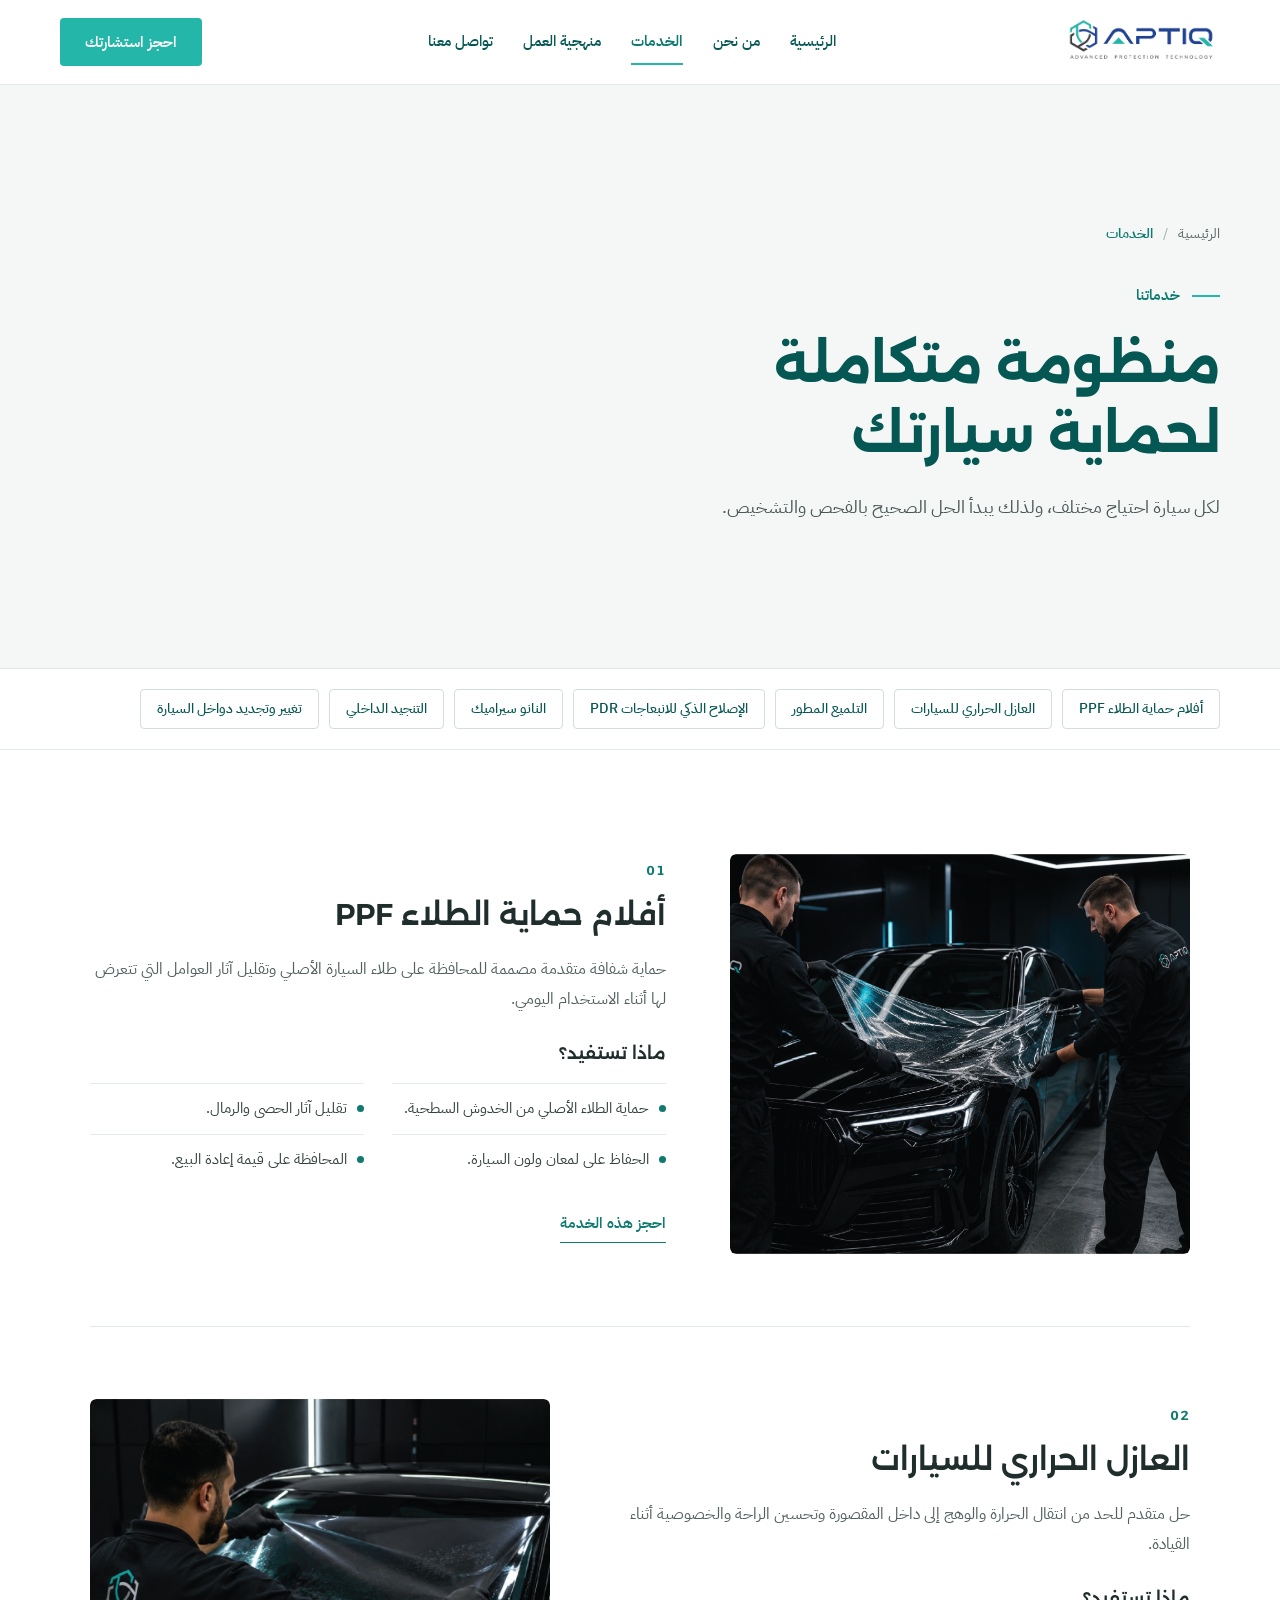
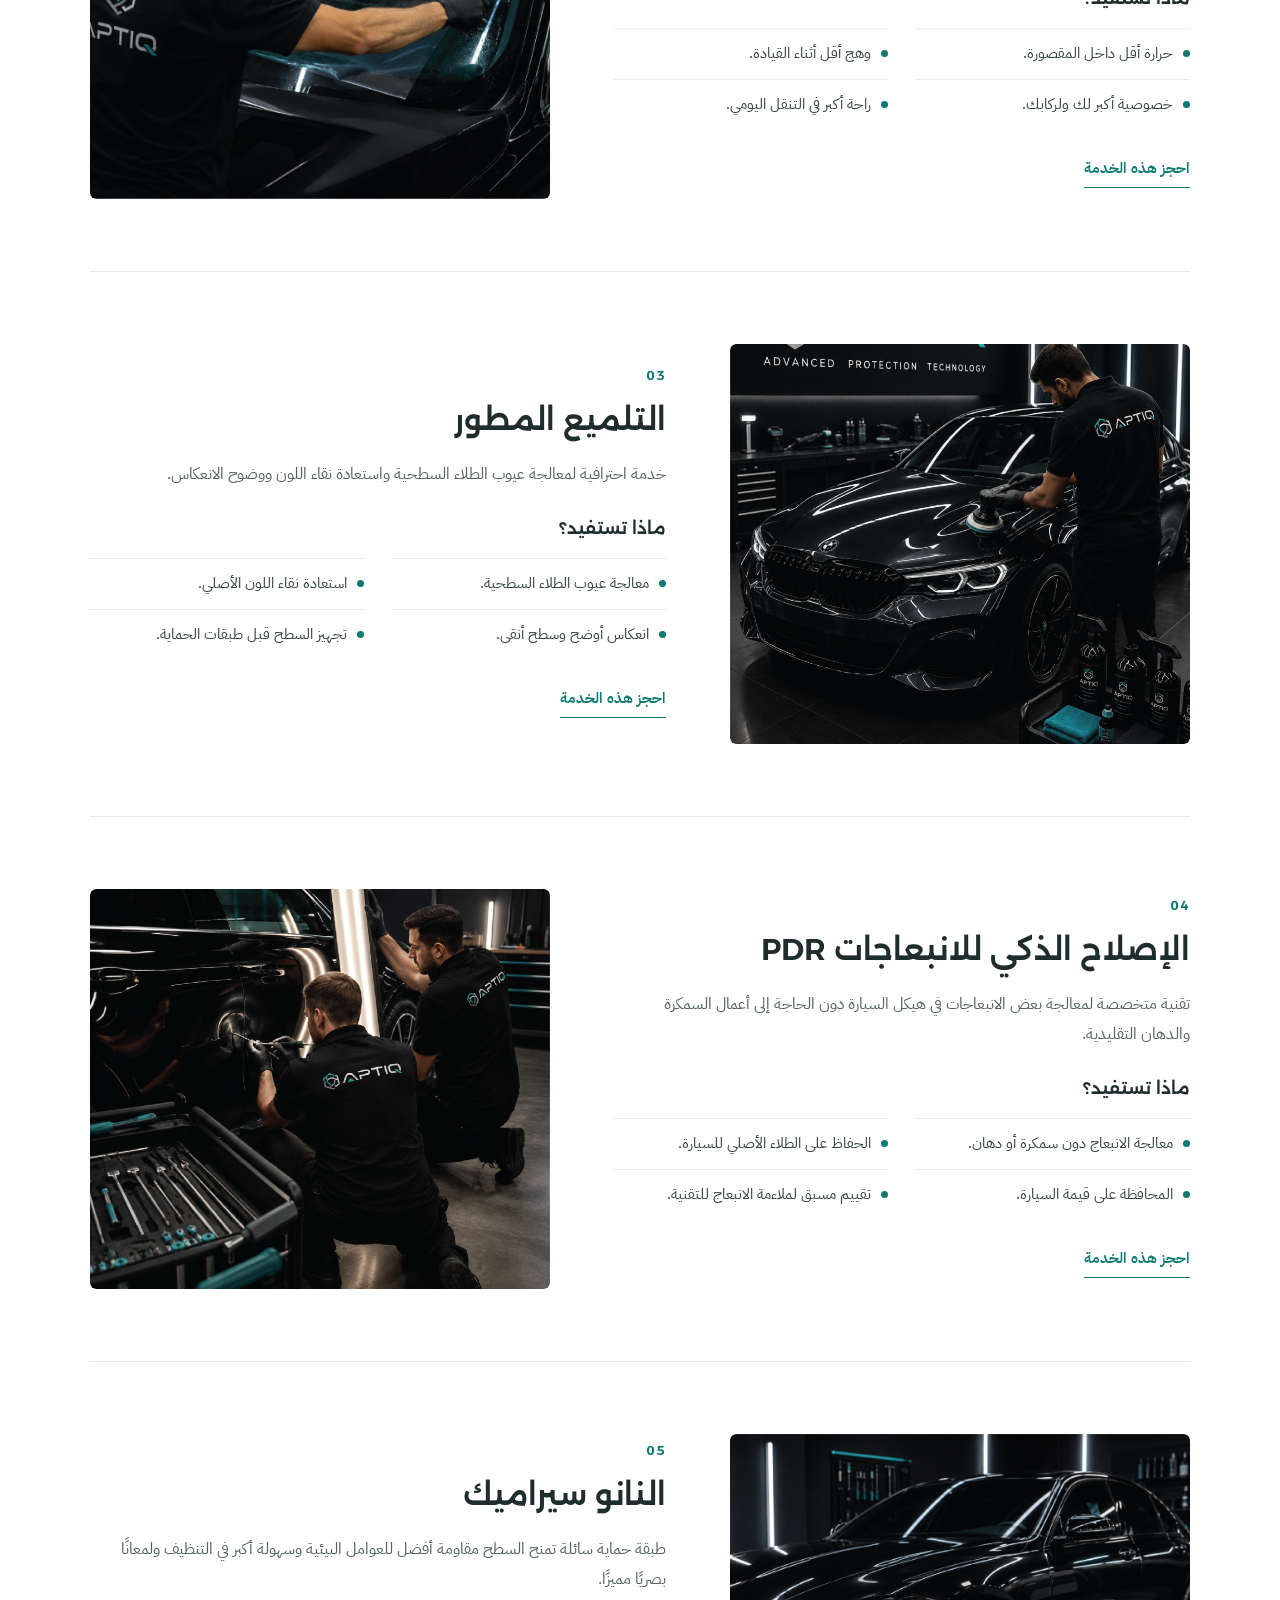
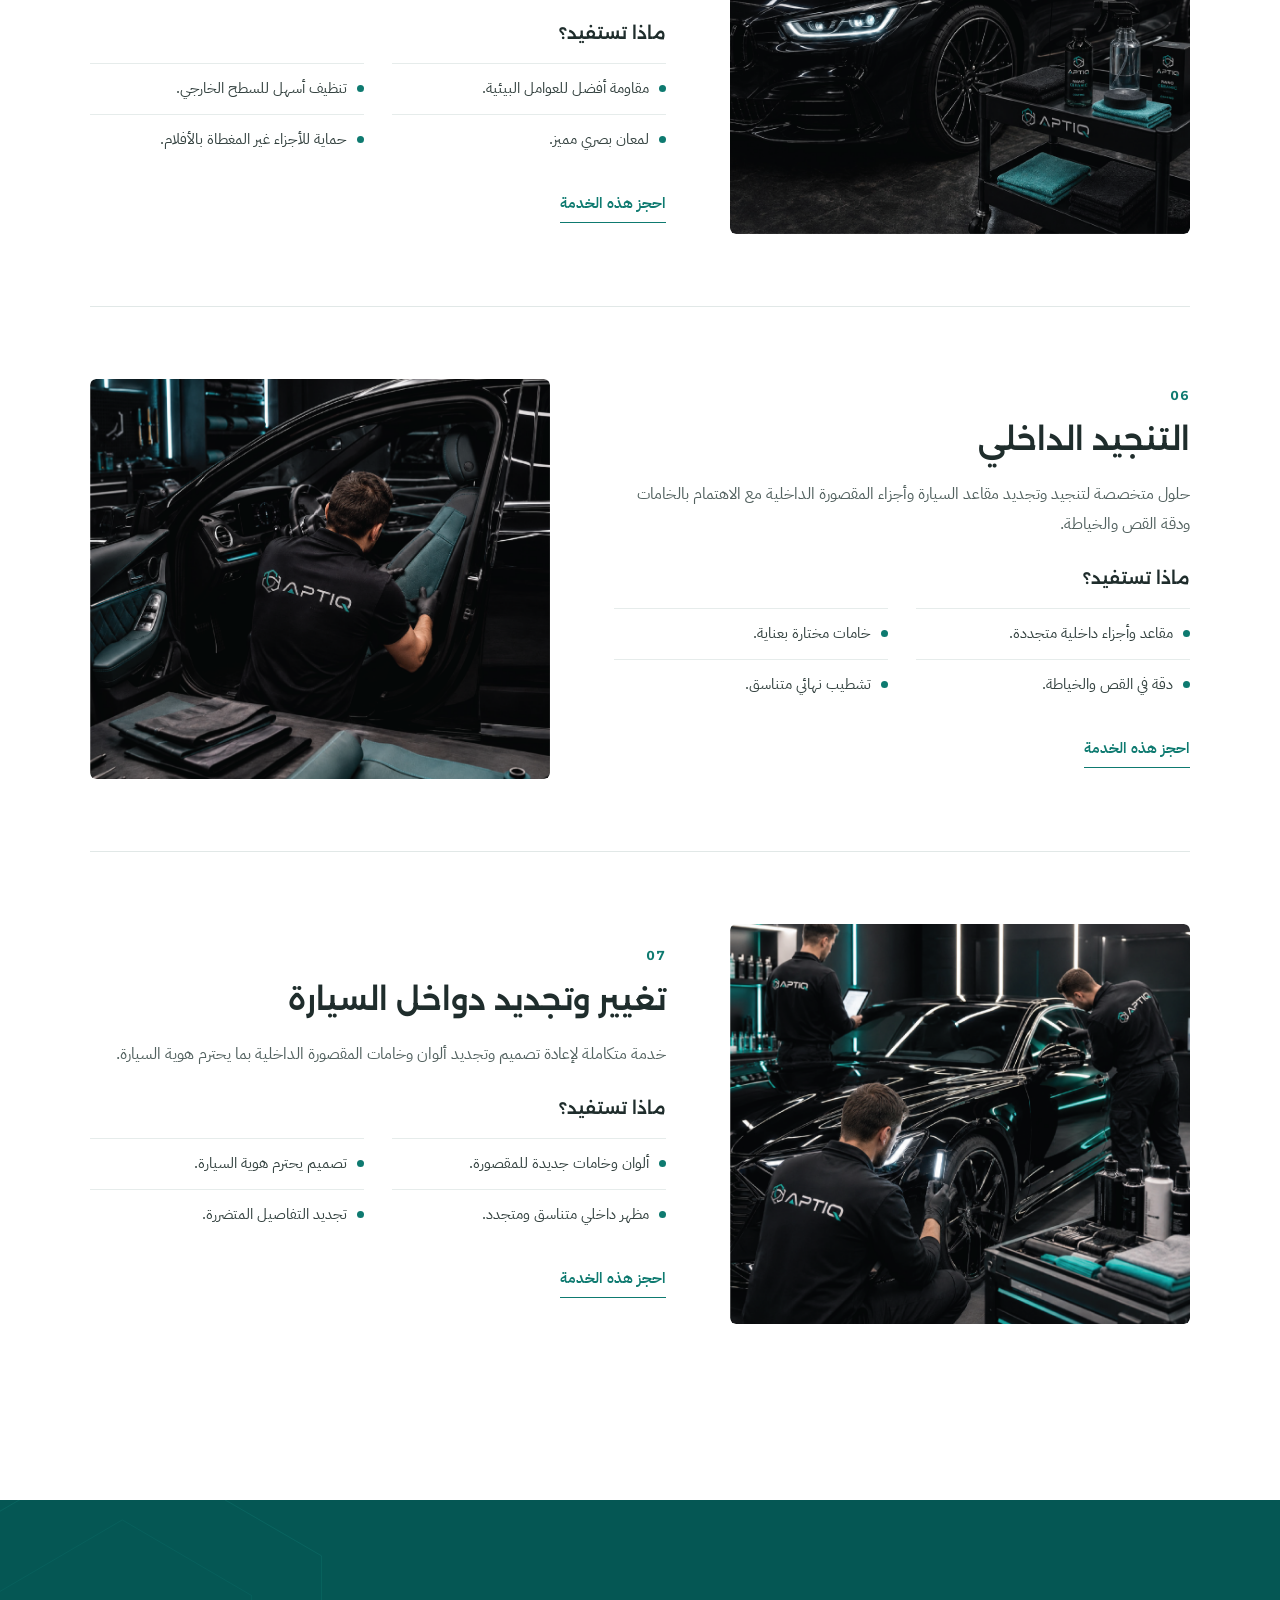
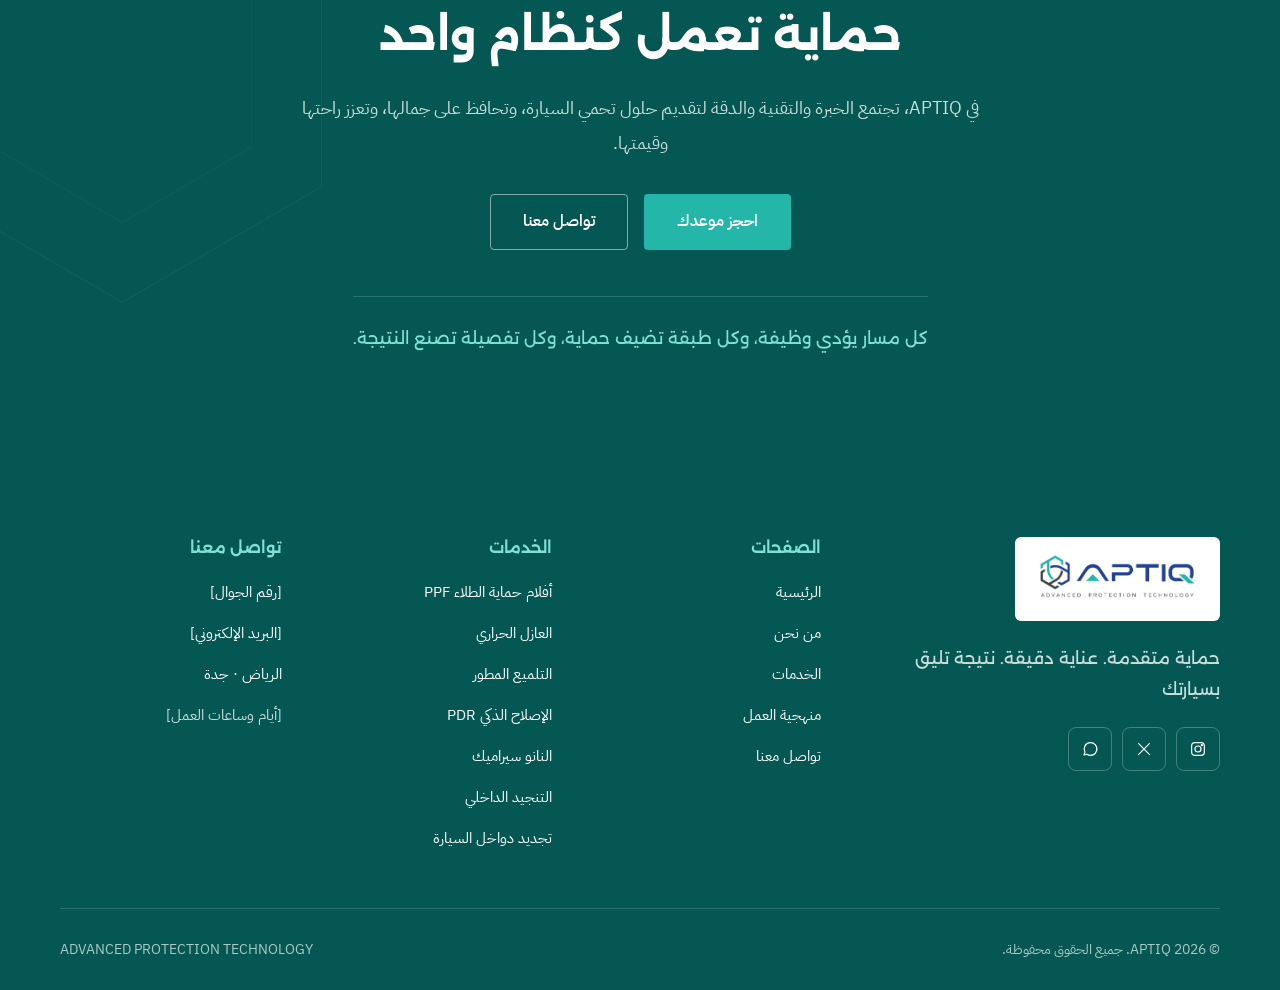
<file: services.html>
<!doctype html>
<html lang="ar" dir="rtl">
<head>
<meta charset="utf-8">
<meta name="viewport" content="width=device-width, initial-scale=1, viewport-fit=cover">
<title>خدمات حماية السيارات | APTIQ — PPF، عازل حراري، نانو سيراميك، PDR وتنجيد</title>
<meta name="description" content="خدمات APTIQ لحماية السيارات والعناية بها: أفلام حماية الطلاء PPF، العازل الحراري، التلميع المطور، الإصلاح الذكي للانبعاجات PDR، النانو سيراميك، التنجيد وتجديد المقصورة في الرياض وجدة.">
<meta name="robots" content="index, follow, max-image-preview:large">
<link rel="canonical" href="https://aptiq.com/services.html">
<link rel="alternate" hreflang="ar" href="https://aptiq.com/services.html">
<meta name="theme-color" content="#055754">

<meta property="og:type" content="website">
<meta property="og:site_name" content="APTIQ">
<meta property="og:locale" content="ar_SA">
<meta property="og:title" content="خدمات حماية السيارات | APTIQ — PPF، عازل حراري، نانو سيراميك، PDR وتنجيد">
<meta property="og:description" content="خدمات APTIQ لحماية السيارات والعناية بها: أفلام حماية الطلاء PPF، العازل الحراري، التلميع المطور، الإصلاح الذكي للانبعاجات PDR، النانو سيراميك، التنجيد وتجديد المقصورة في الرياض وجدة.">
<meta property="og:url" content="https://aptiq.com/services.html">
<meta property="og:image" content="https://aptiq.com/assets/img/og-image.jpg">
<meta property="og:image:width" content="1200">
<meta property="og:image:height" content="630">
<meta name="twitter:card" content="summary_large_image">
<meta name="twitter:title" content="خدمات حماية السيارات | APTIQ — PPF، عازل حراري، نانو سيراميك، PDR وتنجيد">
<meta name="twitter:description" content="خدمات APTIQ لحماية السيارات والعناية بها: أفلام حماية الطلاء PPF، العازل الحراري، التلميع المطور، الإصلاح الذكي للانبعاجات PDR، النانو سيراميك، التنجيد وتجديد المقصورة في الرياض وجدة.">
<meta name="twitter:image" content="https://aptiq.com/assets/img/og-image.jpg">

<link rel="icon" type="image/png" sizes="48x48" href="assets/img/favicon-48.png">
<link rel="apple-touch-icon" href="assets/img/apple-touch-icon.png">
<link rel="manifest" href="site.webmanifest">

<link rel="preconnect" href="https://fonts.googleapis.com">
<link rel="preconnect" href="https://fonts.gstatic.com" crossorigin>
<link rel="stylesheet" href="https://fonts.googleapis.com/css2?family=Alexandria:wght@400;500;600;700&amp;family=IBM+Plex+Sans+Arabic:wght@400;500;600&amp;display=swap">
<link rel="stylesheet" href="assets/css/style.css">

<script type="application/ld+json">
{
  "@context": "https://schema.org",
  "@graph": [
    {
      "@type": "ItemList",
      "name": "خدمات APTIQ",
      "itemListElement": [
        {
          "@type": "ListItem",
          "position": 1,
          "item": {
            "@type": "Service",
            "@id": "https://aptiq.com/services.html#ppf",
            "name": "أفلام حماية الطلاء PPF",
            "description": "حماية شفافة متقدمة مصممة للمحافظة على طلاء السيارة الأصلي وتقليل آثار العوامل التي تتعرض لها أثناء الاستخدام اليومي.",
            "serviceType": "أفلام حماية الطلاء PPF",
            "provider": {
              "@id": "https://aptiq.com/#org"
            },
            "areaServed": [
              {
                "@type": "City",
                "name": "الرياض"
              },
              {
                "@type": "City",
                "name": "جدة"
              }
            ],
            "url": "https://aptiq.com/services.html#ppf"
          }
        },
        {
          "@type": "ListItem",
          "position": 2,
          "item": {
            "@type": "Service",
            "@id": "https://aptiq.com/services.html#heat-insulation",
            "name": "العازل الحراري للسيارات",
            "description": "حل متقدم للحد من انتقال الحرارة والوهج إلى داخل المقصورة وتحسين الراحة والخصوصية أثناء القيادة.",
            "serviceType": "العازل الحراري للسيارات",
            "provider": {
              "@id": "https://aptiq.com/#org"
            },
            "areaServed": [
              {
                "@type": "City",
                "name": "الرياض"
              },
              {
                "@type": "City",
                "name": "جدة"
              }
            ],
            "url": "https://aptiq.com/services.html#heat-insulation"
          }
        },
        {
          "@type": "ListItem",
          "position": 3,
          "item": {
            "@type": "Service",
            "@id": "https://aptiq.com/services.html#polishing",
            "name": "التلميع المطور",
            "description": "خدمة احترافية لمعالجة عيوب الطلاء السطحية واستعادة نقاء اللون ووضوح الانعكاس.",
            "serviceType": "التلميع المطور",
            "provider": {
              "@id": "https://aptiq.com/#org"
            },
            "areaServed": [
              {
                "@type": "City",
                "name": "الرياض"
              },
              {
                "@type": "City",
                "name": "جدة"
              }
            ],
            "url": "https://aptiq.com/services.html#polishing"
          }
        },
        {
          "@type": "ListItem",
          "position": 4,
          "item": {
            "@type": "Service",
            "@id": "https://aptiq.com/services.html#pdr",
            "name": "الإصلاح الذكي للانبعاجات PDR",
            "description": "تقنية متخصصة لمعالجة بعض الانبعاجات في هيكل السيارة دون الحاجة إلى أعمال السمكرة والدهان التقليدية.",
            "serviceType": "الإصلاح الذكي للانبعاجات PDR",
            "provider": {
              "@id": "https://aptiq.com/#org"
            },
            "areaServed": [
              {
                "@type": "City",
                "name": "الرياض"
              },
              {
                "@type": "City",
                "name": "جدة"
              }
            ],
            "url": "https://aptiq.com/services.html#pdr"
          }
        },
        {
          "@type": "ListItem",
          "position": 5,
          "item": {
            "@type": "Service",
            "@id": "https://aptiq.com/services.html#nano-ceramic",
            "name": "النانو سيراميك",
            "description": "طبقة حماية سائلة تمنح السطح مقاومة أفضل للعوامل البيئية وسهولة أكبر في التنظيف ولمعانًا بصريًا مميزًا.",
            "serviceType": "النانو سيراميك",
            "provider": {
              "@id": "https://aptiq.com/#org"
            },
            "areaServed": [
              {
                "@type": "City",
                "name": "الرياض"
              },
              {
                "@type": "City",
                "name": "جدة"
              }
            ],
            "url": "https://aptiq.com/services.html#nano-ceramic"
          }
        },
        {
          "@type": "ListItem",
          "position": 6,
          "item": {
            "@type": "Service",
            "@id": "https://aptiq.com/services.html#upholstery",
            "name": "التنجيد الداخلي",
            "description": "حلول متخصصة لتنجيد وتجديد مقاعد السيارة وأجزاء المقصورة الداخلية مع الاهتمام بالخامات ودقة القص والخياطة.",
            "serviceType": "التنجيد الداخلي",
            "provider": {
              "@id": "https://aptiq.com/#org"
            },
            "areaServed": [
              {
                "@type": "City",
                "name": "الرياض"
              },
              {
                "@type": "City",
                "name": "جدة"
              }
            ],
            "url": "https://aptiq.com/services.html#upholstery"
          }
        },
        {
          "@type": "ListItem",
          "position": 7,
          "item": {
            "@type": "Service",
            "@id": "https://aptiq.com/services.html#interior",
            "name": "تغيير وتجديد دواخل السيارة",
            "description": "خدمة متكاملة لإعادة تصميم وتجديد ألوان وخامات المقصورة الداخلية بما يحترم هوية السيارة.",
            "serviceType": "تغيير وتجديد دواخل السيارة",
            "provider": {
              "@id": "https://aptiq.com/#org"
            },
            "areaServed": [
              {
                "@type": "City",
                "name": "الرياض"
              },
              {
                "@type": "City",
                "name": "جدة"
              }
            ],
            "url": "https://aptiq.com/services.html#interior"
          }
        }
      ]
    },
    {
      "@type": "BreadcrumbList",
      "itemListElement": [
        {
          "@type": "ListItem",
          "position": 1,
          "name": "الرئيسية",
          "item": "https://aptiq.com/"
        },
        {
          "@type": "ListItem",
          "position": 2,
          "name": "الخدمات",
          "item": "https://aptiq.com/services.html"
        }
      ]
    }
  ]
}
</script>
</head>
<body>
<a class="skip-link" href="#main">تخطَّ إلى المحتوى</a>

<header class="site-header">
  <div class="wrap">
    <a class="brand" href="index.html" aria-label="APTIQ — الرئيسية">
      <img src="assets/img/aptiq-logo.png" alt="APTIQ — Advanced Protection Technology" width="762" height="252">
    </a>
    <nav class="nav" id="site-nav" aria-label="القائمة الرئيسية">
      <div class="drawer-head">
        <img src="assets/img/aptiq-logo.png" alt="" width="762" height="252">
        <button class="menu-btn" id="menu-close" type="button" aria-label="إغلاق القائمة"><svg width="20" height="20" viewBox="0 0 24 24" fill="none" stroke="currentColor" stroke-width="1.8" stroke-linecap="round" aria-hidden="true"><path d="M6 6l12 12M18 6L6 18"/></svg></button>
      </div>
      <a href="index.html">الرئيسية</a>
      <a href="about.html">من نحن</a>
      <a href="services.html" aria-current="page">الخدمات</a>
      <a href="index.html#process">منهجية العمل</a>
      <a href="index.html#contact">تواصل معنا</a>
      <div class="drawer-foot">
        <a class="btn btn--primary" href="index.html#contact">احجز استشارتك</a>
      </div>
    </nav>
    <a class="btn btn--primary header-cta" href="index.html#contact">احجز استشارتك</a>
    <button class="menu-btn" id="menu-open" type="button" aria-label="فتح القائمة" aria-controls="site-nav" aria-expanded="false"><svg width="22" height="22" viewBox="0 0 24 24" fill="none" stroke="currentColor" stroke-width="1.8" stroke-linecap="round" aria-hidden="true"><path d="M4 7h16M4 12h16M10 17h10"/></svg></button>
  </div>
</header>
<div class="scrim" id="scrim" aria-hidden="true"></div>

<main id="main">
  <section class="page-hero" aria-labelledby="page-title">
    <div class="wrap">
      <div class="page-hero-text">
        <nav class="breadcrumb" aria-label="مسار الصفحة"><ol><li><a href="index.html">الرئيسية</a></li><li><span aria-current="page">الخدمات</span></li></ol></nav>
        <p class="eyebrow">خدماتنا</p>
        <h1 id="page-title">منظومة متكاملة لحماية سيارتك</h1>
        <p class="lead">لكل سيارة احتياج مختلف، ولذلك يبدأ الحل الصحيح بالفحص والتشخيص.</p>
      </div>
      <svg class="deco" viewBox="0 0 1440 560" preserveAspectRatio="xMidYMid slice" fill="none" aria-hidden="true">
        <g stroke="#24B6A8" stroke-opacity="0.14">
          <path
            d="M303 115 C240 112.5 202.5 132.5 165 157.5 L55 230 L55 115 L99 87.5 L99 30 L10 85 L10 477.5 L177.5 585 L260 530 L217.5 500 L177.5 527.5 L55 450 L55 285 L165 215 C210 186 252.5 167.5 303 167.5" />
          <path d="M303 -107.5 L142.5 0 L142.5 115 L185 87.5 L185 27.5 L303 -50" />
          <path d="M303 437.5 C235 395 197.5 330 185 232.5 L147.5 255 C157.5 360 210 445 303 495" />
          <path d="M303 612.5 L262.5 587.5 L217.5 615 L303 670" />
        </g>
      </svg>
      <!-- <div class="page-hero-mark"><img src="assets/img/aptiq-mark.png" alt="" width="444" height="480"></div> -->
    </div>
  </section>

  <nav class="jump" aria-label="الانتقال إلى خدمة">
    <div class="wrap">
      <a href="#ppf">أفلام حماية الطلاء PPF</a>
      <a href="#heat-insulation">العازل الحراري للسيارات</a>
      <a href="#polishing">التلميع المطور</a>
      <a href="#pdr">الإصلاح الذكي للانبعاجات PDR</a>
      <a href="#nano-ceramic">النانو سيراميك</a>
      <a href="#upholstery">التنجيد الداخلي</a>
      <a href="#interior">تغيير وتجديد دواخل السيارة</a>
    </div>
  </nav>

  <section class="services-section" aria-label="تفاصيل الخدمات">
  
    <div class="wrap services-wrap">
  
      <!-- 01 -->
      <article class="service" id="ppf" aria-labelledby="ppf-title">
  
        <div class="service-image">
          <img src="assets/img/New folder/drive-download-20261008T131041Z-1-001/ppf.png" alt="أفلام حماية الطلاء PPF" width="920" height="800" loading="lazy">
        </div>
  
        <div class="service-text">
  
          <span class="num">01</span>
  
          <h2 class="h-md" id="ppf-title">
            أفلام حماية الطلاء PPF
          </h2>
  
          <p class="body">
            حماية شفافة متقدمة مصممة للمحافظة على طلاء السيارة الأصلي
            وتقليل آثار العوامل التي تتعرض لها أثناء الاستخدام اليومي.
          </p>
  
          <h3>ماذا تستفيد؟</h3>
  
          <ul class="benefits">
            <li>حماية الطلاء الأصلي من الخدوش السطحية.</li>
            <li>تقليل آثار الحصى والرمال.</li>
            <li>الحفاظ على لمعان ولون السيارة.</li>
            <li>المحافظة على قيمة إعادة البيع.</li>
          </ul>
  
          <a class="link-arrow" href="index.html#contact">
            احجز هذه الخدمة
          </a>
  
        </div>
      </article>
  
  
      <!-- 02 -->
      <article class="service" id="heat-insulation" aria-labelledby="heat-insulation-title">
  
        <div class="service-image">
          <img src="assets/img/New folder/drive-download-20261008T131041Z-1-001/17.png" alt="العازل الحراري للسيارات" width="920" height="800"
            loading="lazy">
        </div>
  
        <div class="service-text">
  
          <span class="num">02</span>
  
          <h2 class="h-md" id="heat-insulation-title">
            العازل الحراري للسيارات
          </h2>
  
          <p class="body">
            حل متقدم للحد من انتقال الحرارة والوهج إلى داخل المقصورة
            وتحسين الراحة والخصوصية أثناء القيادة.
          </p>
  
          <h3>ماذا تستفيد؟</h3>
  
          <ul class="benefits">
            <li>حرارة أقل داخل المقصورة.</li>
            <li>وهج أقل أثناء القيادة.</li>
            <li>خصوصية أكبر لك ولركابك.</li>
            <li>راحة أكبر في التنقل اليومي.</li>
          </ul>
  
          <a class="link-arrow" href="index.html#contact">
            احجز هذه الخدمة
          </a>
  
        </div>
      </article>
  
  
      <!-- 03 -->
      <article class="service" id="polishing" aria-labelledby="polishing-title">
  
        <div class="service-image">
          <img src="assets/img/New folder/drive-download-20261008T131041Z-1-001/11.png" alt="التلميع المطور" width="920" height="800" loading="lazy">
        </div>
  
        <div class="service-text">
  
          <span class="num">03</span>
  
          <h2 class="h-md" id="polishing-title">
            التلميع المطور
          </h2>
  
          <p class="body">
            خدمة احترافية لمعالجة عيوب الطلاء السطحية واستعادة نقاء
            اللون ووضوح الانعكاس.
          </p>
  
          <h3>ماذا تستفيد؟</h3>
  
          <ul class="benefits">
            <li>معالجة عيوب الطلاء السطحية.</li>
            <li>استعادة نقاء اللون الأصلي.</li>
            <li>انعكاس أوضح وسطح أنقى.</li>
            <li>تجهيز السطح قبل طبقات الحماية.</li>
          </ul>
  
          <a class="link-arrow" href="index.html#contact">
            احجز هذه الخدمة
          </a>
  
        </div>
      </article>
  
  
      <!-- 04 -->
      <article class="service" id="pdr" aria-labelledby="pdr-title">
  
        <div class="service-image">
          <img src="assets/img/New folder/drive-download-20261008T131041Z-1-001/6.png" alt="الإصلاح الذكي للانبعاجات PDR" width="920" height="800" loading="lazy">
        </div>
  
        <div class="service-text">
  
          <span class="num">04</span>
  
          <h2 class="h-md" id="pdr-title">
            الإصلاح الذكي للانبعاجات PDR
          </h2>
  
          <p class="body">
            تقنية متخصصة لمعالجة بعض الانبعاجات في هيكل السيارة دون
            الحاجة إلى أعمال السمكرة والدهان التقليدية.
          </p>
  
          <h3>ماذا تستفيد؟</h3>
  
          <ul class="benefits">
            <li>معالجة الانبعاج دون سمكرة أو دهان.</li>
            <li>الحفاظ على الطلاء الأصلي للسيارة.</li>
            <li>المحافظة على قيمة السيارة.</li>
            <li>تقييم مسبق لملاءمة الانبعاج للتقنية.</li>
          </ul>
  
          <a class="link-arrow" href="index.html#contact">
            احجز هذه الخدمة
          </a>
  
        </div>
      </article>
  
  
      <!-- 05 -->
      <article class="service" id="nano-ceramic" aria-labelledby="nano-ceramic-title">
  
        <div class="service-image">
          <img src="assets/img/New folder/drive-download-20261008T131041Z-1-001/19.png" alt="النانو سيراميك" width="920" height="800" loading="lazy">
        </div>
  
        <div class="service-text">
  
          <span class="num">05</span>
  
          <h2 class="h-md" id="nano-ceramic-title">
            النانو سيراميك
          </h2>
  
          <p class="body">
            طبقة حماية سائلة تمنح السطح مقاومة أفضل للعوامل البيئية
            وسهولة أكبر في التنظيف ولمعانًا بصريًا مميزًا.
          </p>
  
          <h3>ماذا تستفيد؟</h3>
  
          <ul class="benefits">
            <li>مقاومة أفضل للعوامل البيئية.</li>
            <li>تنظيف أسهل للسطح الخارجي.</li>
            <li>لمعان بصري مميز.</li>
            <li>حماية للأجزاء غير المغطاة بالأفلام.</li>
          </ul>
  
          <a class="link-arrow" href="index.html#contact">
            احجز هذه الخدمة
          </a>
  
        </div>
      </article>
  
  
      <!-- 06 -->
      <article class="service" id="upholstery" aria-labelledby="upholstery-title">
  
        <div class="service-image">
          <img src="assets/img/New folder/drive-download-20261008T131041Z-1-001/13.png" alt="التنجيد الداخلي" width="920" height="800" loading="lazy">
        </div>
  
        <div class="service-text">
  
          <span class="num">06</span>
  
          <h2 class="h-md" id="upholstery-title">
            التنجيد الداخلي
          </h2>
  
          <p class="body">
            حلول متخصصة لتنجيد وتجديد مقاعد السيارة وأجزاء المقصورة
            الداخلية مع الاهتمام بالخامات ودقة القص والخياطة.
          </p>
  
          <h3>ماذا تستفيد؟</h3>
  
          <ul class="benefits">
            <li>مقاعد وأجزاء داخلية متجددة.</li>
            <li>خامات مختارة بعناية.</li>
            <li>دقة في القص والخياطة.</li>
            <li>تشطيب نهائي متناسق.</li>
          </ul>
  
          <a class="link-arrow" href="index.html#contact">
            احجز هذه الخدمة
          </a>
  
        </div>
      </article>
  
  
      <!-- 07 -->
      <article class="service" id="interior" aria-labelledby="interior-title">
  
        <div class="service-image">
          <img src="assets/img/New folder/drive-download-20261008T131041Z-1-001/22.png" alt="تغيير وتجديد دواخل السيارة" width="920" height="800" loading="lazy">
        </div>
  
        <div class="service-text">
  
          <span class="num">07</span>
  
          <h2 class="h-md" id="interior-title">
            تغيير وتجديد دواخل السيارة
          </h2>
  
          <p class="body">
            خدمة متكاملة لإعادة تصميم وتجديد ألوان وخامات المقصورة
            الداخلية بما يحترم هوية السيارة.
          </p>
  
          <h3>ماذا تستفيد؟</h3>
  
          <ul class="benefits">
            <li>ألوان وخامات جديدة للمقصورة.</li>
            <li>تصميم يحترم هوية السيارة.</li>
            <li>مظهر داخلي متناسق ومتجدد.</li>
            <li>تجديد التفاصيل المتضررة.</li>
          </ul>
  
          <a class="link-arrow" href="index.html#contact">
            احجز هذه الخدمة
          </a>
  
        </div>
      </article>
  
    </div>
  
  </section>
  <section class="dark cta" aria-labelledby="cta-title">
    <svg class="deco" viewBox="0 0 1440 560" preserveAspectRatio="xMidYMid slice" fill="none" aria-hidden="true"><path d="M200 -60 L400 56 V288 L200 404 L0 288 V56 Z" stroke="#24B6A8" stroke-opacity="0.14"/><path d="M200 20 L330 96 V248 L200 324 L70 248 V96 Z" stroke="#24B6A8" stroke-opacity="0.09"/></svg>
    <div class="wrap">
      <h2 class="h-lg" id="cta-title">حماية تعمل كنظام واحد</h2>
      <p class="lead">في APTIQ، تجتمع الخبرة والتقنية والدقة لتقديم حلول تحمي السيارة، وتحافظ على جمالها، وتعزز راحتها وقيمتها.</p>
      <div class="actions">
        <a class="btn btn--primary" href="index.html#contact">احجز موعدك</a>
        <a class="btn btn--ghost-light" href="index.html#contact">تواصل معنا</a>
      </div>
      <p class="tagline">كل مسار يؤدي وظيفة، وكل طبقة تضيف حماية، وكل تفصيلة تصنع النتيجة.</p>
    </div>
  </section>
</main>

<footer class="site-footer">
  <div class="wrap">
    <div class="footer-cols">
      <div class="footer-brand">
        <a class="logo-plate" href="index.html" aria-label="APTIQ — الرئيسية"><img src="assets/img/aptiq-logo.png" alt="APTIQ" width="762" height="252" loading="lazy"></a>
        <p>حماية متقدمة. عناية دقيقة. نتيجة تليق بسيارتك</p>
        <div class="social">
          <a href="#" aria-label="APTIQ على إنستغرام" rel="noopener"><svg width="18" height="18" viewBox="0 0 24 24" fill="none" stroke="currentColor" stroke-width="1.6" aria-hidden="true"><rect x="3.5" y="3.5" width="17" height="17" rx="4.5"/><circle cx="12" cy="12" r="4"/><circle cx="17.2" cy="6.8" r="0.8" fill="currentColor"/></svg></a>
          <a href="#" aria-label="APTIQ على إكس" rel="noopener"><svg width="16" height="16" viewBox="0 0 24 24" fill="none" stroke="currentColor" stroke-width="1.8" stroke-linecap="round" aria-hidden="true"><path d="M4 4l16 16M20 4L4 20"/></svg></a>
          <a href="#" aria-label="تواصل عبر واتساب" rel="noopener"><svg width="18" height="18" viewBox="0 0 24 24" fill="none" stroke="currentColor" stroke-width="1.6" stroke-linejoin="round" aria-hidden="true"><path d="M4 20l1.3-3.9A8.5 8.5 0 1 1 8 19l-4 1z"/></svg></a>
        </div>
      </div>
      <nav class="footer-col" aria-label="صفحات الموقع">
        <h2>الصفحات</h2>
        <a href="index.html">الرئيسية</a>
        <a href="about.html">من نحن</a>
        <a href="services.html">الخدمات</a>
        <a href="index.html#process">منهجية العمل</a>
        <a href="index.html#contact">تواصل معنا</a>
      </nav>
      <nav class="footer-col" aria-label="الخدمات">
        <h2>الخدمات</h2>
        <a href="services.html#ppf">أفلام حماية الطلاء PPF</a>
        <a href="services.html#heat-insulation">العازل الحراري</a>
        <a href="services.html#polishing">التلميع المطور</a>
        <a href="services.html#pdr">الإصلاح الذكي PDR</a>
        <a href="services.html#nano-ceramic">النانو سيراميك</a>
        <a href="services.html#upholstery">التنجيد الداخلي</a>
        <a href="services.html#interior">تجديد دواخل السيارة</a>
      </nav>
      <div class="footer-col">
        <h2>تواصل معنا</h2>
        <span>[رقم الجوال]</span>
        <span>[البريد الإلكتروني]</span>
        <span>الرياض · جدة</span>
        <span class="dim">[أيام وساعات العمل]</span>
      </div>
    </div>
    <div class="footer-bottom">
      <span>© APTIQ <span id="year">2026</span>. جميع الحقوق محفوظة.</span>
      <span>ADVANCED PROTECTION TECHNOLOGY</span>
    </div>
  </div>
</footer>

<script src="assets/js/main.js" defer></script>
</body>
</html>
</file>
<file: assets/css/style.css>
/* APTIQ — website stylesheet
   Layout: Flexbox only, RTL, mobile-first breakpoints at 1024px (tablet) and 640px (phone).
   Brand: Dark Green #055754, Teal #24B6A8, White. Type: Alexandria (display) + IBM Plex Sans Arabic (body). */

:root {
  --green: #055754;
  --green-ink: #fff;
  --teal: #24b6a8;
  --teal-ink: #0e7a70;
  --teal-soft: #7fe0d5;
  --white: #ffffff;
  --ground: #f5f7f6;
  --field: #f7faf9;
  --line: #e1e8e7;
  --line-strong: #d3dedc;
  --text: #1f2d2c;
  --muted: #4a5857;
  --subtle: #5b6968;
  --on-dark: #c9dedb;
  --on-dark-muted: #a9c9c5;
  --ph-bg: #e4eae9;
  --ph-fg: #6f817f;

  --font-display:
    "Alexandria", "IBM Plex Sans Arabic", "Segoe UI", Tahoma, sans-serif;
  --font-body: "IBM Plex Sans Arabic", "Segoe UI", Tahoma, sans-serif;

  --wrap: 1240px;
  --gutter: 40px;
  --section: 120px;
  --radius: 6px;
  --radius-lg: 12px;
  --header-h: 84px;
  color-scheme: light;
}

*,
*::before,
*::after {
  box-sizing: border-box;
}
[hidden] {
  display: none !important;
}
html {
  -webkit-text-size-adjust: 100%;
  scroll-behavior: smooth;
}
body {
  margin: 0;
  font-family: var(--font-body);
  font-size: 16px;
  line-height: 1.8;
  color: var(--text);
  background: var(--white);
  direction: rtl;
}
img {
  max-width: 100%;
  height: auto;
  display: block;
}
a {
  color: var(--green);
  text-decoration: none;
}
a:hover {
  color: var(--teal-ink);
}
h1,
h2,
h3 {
  font-family: var(--font-display);
  color: var(--green);
  margin: 0;
  text-wrap: balance;
  line-height: 1.35;
}
p {
  margin: 0;
}
ul,
ol {
  margin: 0;
  padding: 0;
  list-style: none;
}
button,
input,
select,
textarea {
  font: inherit;
}
:focus-visible {
  outline: 3px solid var(--teal);
  outline-offset: 2px;
}
.sr-only {
  position: absolute;
  width: 1px;
  height: 1px;
  padding: 0;
  margin: -1px;
  overflow: hidden;
  clip: rect(0 0 0 0);
  white-space: nowrap;
  border: 0;
}
.skip-link {
  position: absolute;
  top: -60px;
  right: 16px;
  z-index: 100;
  background: var(--green);
  color: var(--white);
  padding: 10px 16px;
  border-radius: var(--radius);
}
.skip-link:focus {
  top: 12px;
  color: var(--white);
}

.wrap {
  width: 100%;
  max-width: var(--wrap);
  margin-inline: auto;
  padding-inline: var(--gutter);
}

.wrap-hero{

}

.section {
  padding-block: var(--section);
}
.section--ground {
  background: var(--ground);
}
.section--line {
  border-top: 1px solid var(--line);
}
.section-head {
  display: flex;
  flex-direction: column;
  gap: 16px;
  margin-bottom: 56px;
  max-width: 760px;
}
.section-head--row {
  max-width: none;
  flex-direction: row;
  flex-wrap: wrap;
  align-items: flex-end;
  justify-content: space-between;
  gap: 24px;
}
.section-head--row > div {
  display: flex;
  flex-direction: column;
  gap: 16px;
  flex: 1 1 520px;
  min-width: 0;
}
.eyebrow {
  display: flex;
  align-items: center;
  gap: 12px;
  font-size: 15px;
  font-weight: 600;
  color: var(--teal-ink);
}
.eyebrow::before {
  content: "";
  width: 28px;
  height: 2px;
  background: var(--teal);
  flex: 0 0 auto;
}
.eyebrow--plain::before {
  display: none;
}
.h-xl {
  font-size: 60px;
  font-weight: 700;
  line-height: 1.25;
}
.h-lg {
  font-size: 44px;
  font-weight: 700;
  line-height: 1.4;
}
.h-md {
  font-size: 34px;
  font-weight: 700;
  line-height: 1.4;
}
.h-sm {
  font-size: 22px;
  font-weight: 600;
}
.lead {
  font-size: 18px;
  line-height: 1.9;
  color: var(--muted);
}
.body {
  font-size: 17px;
  line-height: 1.9;
  color: var(--muted);
}
.num {
  font-family: var(--font-display);
  font-size: 15px;
  color: var(--teal-ink);
  font-variant-numeric: tabular-nums;
}

/* Buttons */
.btn {
  display: inline-flex;
  align-items: center;
  justify-content: center;
  gap: 10px;
  min-height: 56px;
  padding: 0 32px;
  border-radius: 4px;
  font-weight: 600;
  font-size: 16px;
  border: 1.5px solid transparent;
  cursor: pointer;
}
.btn svg {
  flex: 0 0 auto;
}
.btn--primary {
  background: var(--teal);
  color: var(--green-ink);
}
.btn--primary:hover {
  background: #3cc7b9;
  color: var(--green-ink);
}
.btn--ghost {
  border-color: var(--green);
  color: var(--green);
  background: transparent;
}
.btn--ghost:hover {
  border-color: var(--teal);
  color: var(--teal-ink);
}
.btn--ghost-light {
  border-color: rgba(255, 255, 255, 0.5);
  color: var(--white);
}
.btn--ghost-light:hover {
  border-color: var(--teal);
  color: var(--teal-soft);
}
.link-arrow {
  display: inline-flex;
  align-items: center;
  gap: 10px;
  font-weight: 600;
  font-size: 16px;
  color: var(--green);
  padding-bottom: 6px;
  border-bottom: 1.5px solid var(--teal);
}
.arrow {
  transition: transform 0.15s ease;
}
a:hover .arrow {
  transform: translateX(-6px);
}

/* Image placeholder — replace each .ph with <img loading="lazy" width height alt> */
.ph {
  display: flex;
  flex-direction: column;
  align-items: center;
  justify-content: center;
  gap: 10px;
  background: var(--ph-bg);
  color: var(--ph-fg);
  border-radius: var(--radius);
}
.ph span {
  font-family: var(--font-display);
  font-size: 22px;
  font-weight: 500;
  letter-spacing: 3px;
}

/* Header */
.site-header {
  position: sticky;
  top: env(safe-area-inset-top, 0px);
  z-index: 50;
  background: var(--white);
  border-bottom: 1px solid var(--line);
}
.site-header.is-scrolled {
  box-shadow: 0 6px 24px rgba(5, 87, 84, 0.08);
}
.site-header .wrap {
  min-height: var(--header-h);
  display: flex;
  align-items: center;
  justify-content: space-between;
  gap: 32px;
}
.brand {
  display: flex;
  align-items: center;
  flex: 0 0 auto;
}
.brand img {
  height: 52px;
  width: auto;
}
.nav {
  display: flex;
  align-items: center;
  gap: 30px;
}
.nav a {
  font-size: 15px;
  font-weight: 500;
  color: var(--green);
  padding: 8px 0;
  border-bottom: 2px solid transparent;
}
.nav a:hover {
  color: var(--teal-ink);
}
.nav a[aria-current="page"] {
  color: var(--teal-ink);
  font-weight: 600;
  border-bottom-color: var(--teal);
}
.header-cta {
  min-height: 48px;
  padding: 0 24px;
  font-size: 15px;
}
.menu-btn {
  display: none;
  width: 44px;
  height: 44px;
  align-items: center;
  justify-content: center;
  border: 1px solid var(--line);
  border-radius: 4px;
  background: var(--white);
  color: var(--green);
  cursor: pointer;
}
.drawer-head,
.drawer-foot {
  display: none;
}
.scrim {
  display: none;
}

/* Hero */
.hero {
  background: var(--ground);
  padding-block: 60px;
}

.hero .wrap {
  display: flex;
  flex-wrap: wrap;
  align-items: center;
  justify-content: center;
  gap: 48px;
}

.hero-text {
  flex: 1 1 480px;
  min-width: 0;
  display: flex;
  flex-direction: column;
  gap: 24px;
}

.hero-sub {
  font-family: var(--font-display);
  font-weight: 500;
  font-size: 22px;
  line-height: 1.6;
  color: var(--text);
}

.hero-text .body {
  max-width: 560px;
}

.actions {
  display: flex;
  flex-wrap: wrap;
  gap: 16px;
  margin-top: 8px;
}

/* الصورة */
.hero-media {
  flex: 0 1 600px;          /* عرض أقصى للصورة */
  max-width: 600px;
  width: 100%;
  height: 380px;            /* ارتفاع معتدل */
  border-radius: 12px;
  overflow: hidden;
}

.hero-media img {
  width: 100%;
  height: 100%;
  object-fit: cover;
  object-position: center;
  display: block;
  border-radius: 12px;
}

/* Page hero (inner pages) */
.page-hero {
    background: var(--ground);
    border-bottom: 1px solid var(--line);
    padding: 80px 0;
}
.page-hero .wrap {
  padding-block: 56px 64px;
  display: flex;
  flex-wrap: wrap;
  align-items: center;
  justify-content: space-between;
  gap: 48px;
}
.page-hero-text {
  flex: 1 1 560px;
  min-width: 0;
  display: flex;
  flex-direction: column;
  gap: 20px;
}
.page-hero-text h1 {
  font-size: 52px;
  font-weight: 700;
  max-width: 760px;
}
.page-hero-text .lead {
  max-width: 640px;
}
.page-hero-mark {
  flex: 0 0 auto;
  padding-inline: 24px;
}
.page-hero-mark img {
  height: 200px;
  width: auto;
}
.breadcrumb ol {
  display: flex;
  flex-wrap: wrap;
  align-items: center;
  gap: 10px;
  font-size: 14px;
}
.breadcrumb li {
  display: flex;
  align-items: center;
  gap: 10px;
}
.breadcrumb li + li::before {
  content: "/";
  color: #a3b1af;
}
.breadcrumb a {
  color: var(--subtle);
}
.breadcrumb [aria-current] {
  color: var(--teal-ink);
  font-weight: 600;
}
.breadcrumb {
  margin-bottom: 16px;
}

/* Service cards (home) */
.cards {
  display: flex;
  flex-wrap: wrap;
  justify-content: center;
  gap: 24px;
}

.card {
  flex: 0 1 calc((100% - 48px) / 3);
  min-width: 0;
  display: flex;
  flex-direction: column;
  background: var(--white);
  border: 1px solid var(--line);
  border-radius: var(--radius);
  overflow: hidden;
  color: inherit;
  height: 100%; /* مهم عشان التساوي */
}

.card:hover {
  border-color: var(--teal);
  color: inherit;
}

/* الصورة */
.card img {
  width: 100%;
  height: 220px;          /* ارتفاع ثابت للصور */
  object-fit: cover;      /* الصورة بتغطي المساحة من غير ما تتقطع بشكل وحش */
  object-position: center;
  display: block;
  flex-shrink: 0;
}

.card .ph {
  height: 200px;
  border-radius: 0;
}

.card-body {
  flex: 1 1 auto;
  display: flex;
  flex-direction: column;
  gap: 12px;
  padding: 26px 28px 28px;
}
.card-body h3 {
  font-size: 20px;
  font-weight: 600;
}
.card-body p {
  font-size: 15px;
  line-height: 1.85;
  color: var(--muted);
}
.card-more {
  margin-top: auto;
  padding-top: 8px;
  display: flex;
  align-items: center;
  gap: 8px;
  font-size: 15px;
  font-weight: 600;
  color: var(--green);
}
.card:hover .card-more {
  color: var(--teal-ink);
}
.card:hover .arrow {
  transform: translateX(-6px);
}

/* Dark section (Why) */
.dark {
  background: var(--green);
  color: var(--white);
  position: relative;
  overflow: hidden;
}
.dark .wrap {
  position: relative;
}
.dark h2,
.dark h3 {
  color: var(--white);
}
.dark .eyebrow {
  color: var(--teal-soft);
}
.dark .lead {
  color: var(--on-dark);
}
.deco {
  position: absolute;
  inset: 0;
  width: 100%;
  height: 100%;
  pointer-events: none;
}
.features {
  display: flex;
  flex-wrap: wrap;
  gap: 48px 40px;
}
.feature {
  flex: 1 1 calc((100% - 80px) / 3);
  min-width: 260px;
  display: flex;
  flex-direction: column;
  gap: 14px;
  padding-top: 28px;
  border-top: 1px solid rgba(255, 255, 255, 0.18);
}
.feature .num {
  color: var(--teal-soft);
}
.feature h3 {
  font-size: 22px;
  font-weight: 600;
}
.feature p {
  font-size: 16px;
  line-height: 1.9;
  color: var(--on-dark);
}

/* Process timeline */
.timeline {
  display: flex;
  flex-wrap: wrap;
  row-gap: 48px;
}
.step {
  flex: 1 1 25%;
  min-width: 0;
  display: flex;
  flex-direction: column;
  gap: 14px;
  padding-left: 28px;
  border-top: 1px solid #cfe4e1;
  position: relative;
}
.step::before {
  content: "";
  width: 14px;
  height: 14px;
  margin-top: -8px;
  background: var(--white);
  border: 3px solid var(--ground);
  box-shadow: 0 0 0 1px var(--teal);
  border-radius: 2px;
}
.step:first-child::before {
  background: var(--teal);
}
.step:last-child::before {
  background: var(--green);
  box-shadow: 0 0 0 1px var(--green);
}
.step h3 {
  font-size: 20px;
  font-weight: 600;
}
.step p {
  font-size: 15px;
  line-height: 1.85;
  color: var(--muted);
}

/* Contact */
.contact .wrap {
  padding-block: var(--section);
  display: flex;
  flex-wrap: wrap;
  gap: 64px;
  align-items: flex-start;
}
.contact-info {
  flex: 1 1 380px;
  min-width: 0;
  display: flex;
  flex-direction: column;
  gap: 28px;
  padding-top: 12px;
}
.contact-info h2 {
  font-size: 48px;
}
.steps-mini {
  display: flex;
  flex-direction: column;
  gap: 14px;
  margin-top: 8px;
}
.steps-mini li {
  display: flex;
  align-items: center;
  gap: 14px;
  color: var(--white);
}
.steps-mini b {
  flex: 0 0 36px;
  height: 36px;
  display: flex;
  align-items: center;
  justify-content: center;
  border-radius: 50%;
  border: 1.5px solid var(--teal);
  color: var(--teal-soft);
  font-family: var(--font-display);
  font-size: 15px;
}
.steps-mini li:first-child b {
  background: var(--teal);
  color: var(--green-ink);
}
.info-list {
  display: flex;
  flex-direction: column;
  border-top: 1px solid rgba(255, 255, 255, 0.15);
}
.info-list li {
  display: flex;
  align-items: center;
  gap: 16px;
  padding: 16px 0;
  border-bottom: 1px solid rgba(255, 255, 255, 0.1);
}
.info-list li:last-child {
  border-bottom: 0;
}
.info-ic {
  flex: 0 0 44px;
  height: 44px;
  display: flex;
  align-items: center;
  justify-content: center;
  border-radius: 8px;
  background: rgba(36, 182, 168, 0.16);
  color: var(--teal-soft);
}
.info-list small {
  display: block;
  font-size: 13px;
  color: var(--on-dark-muted);
  line-height: 1.5;
}
.info-list strong {
  font-size: 16px;
  color: var(--white);
  font-weight: 600;
}
.social {
  display: flex;
  gap: 10px;
}
.social a {
  width: 44px;
  height: 44px;
  display: flex;
  align-items: center;
  justify-content: center;
  border: 1px solid rgba(255, 255, 255, 0.25);
  border-radius: 8px;
  color: var(--white);
}
.social a:hover {
  border-color: var(--teal);
  color: var(--teal-soft);
}

.form-card {
  flex: 1.4 1 560px;
  min-width: 0;
  background: var(--white);
  color: var(--text);
  border-radius: var(--radius-lg);
  border-top: 5px solid var(--teal);
  box-shadow: 0 30px 70px rgba(2, 30, 29, 0.35);
}
.form-card h3 {
  color: var(--green);
}
.form {
  display: flex;
  flex-direction: column;
  gap: 22px;
  padding: 40px 44px 44px;
}
.form-top {
  display: flex;
  align-items: flex-start;
  justify-content: space-between;
  gap: 16px;
}
.form-top h3 {
  font-size: 26px;
  font-weight: 700;
}
.form-top p {
  font-size: 15px;
  color: var(--subtle);
}
.form-top img {
  height: 52px;
  width: auto;
}
.row {
  display: flex;
  flex-wrap: wrap;
  gap: 16px;
}
.row > * {
  flex: 1 1 220px;
  min-width: 0;
}
.field {
  display: flex;
  flex-direction: column;
  gap: 8px;
  font-size: 14px;
  font-weight: 600;
  color: var(--green);
}
.control {
  position: relative;
  display: flex;
}
.control svg {
  position: absolute;
  right: 16px;
  top: 17px;
  pointer-events: none;
  color: var(--teal);
}
.input {
  flex: 1 1 auto;
  min-width: 0;
  width: 100%;
  min-height: 52px;
  padding: 0 46px 0 16px;
  border: 1.5px solid #dce5e4;
  border-radius: 8px;
  font-size: 15px;
  background: var(--field);
  color: var(--text);
}
.input[type="tel"],
.input[type="email"] {
  text-align: right;
  direction: ltr;
}
.input--plain {
  padding: 0 16px;
}
select.input {
  cursor: pointer;
}
textarea.input {
  padding: 14px 16px;
  min-height: 120px;
  resize: vertical;
  line-height: 1.7;
}
.input:focus {
  outline: 2px solid var(--teal);
  outline-offset: 0;
  border-color: var(--teal);
  background: var(--white);
}
.input[aria-invalid="true"] {
  border-color: #b42318;
}
.error {
  font-size: 13px;
  font-weight: 500;
  color: #b42318;
}
.chips-set {
  margin: 0;
  padding: 0;
  border: 0;
  display: flex;
  flex-direction: column;
  min-width: 0;
}
.chips-set legend {
  padding: 0;
  margin-bottom: 4px;
  font-size: 14px;
  font-weight: 600;
  color: var(--green);
}
.chips-hint {
  font-size: 13px;
  color: var(--subtle);
  margin-bottom: 10px;
}
.chips {
  display: flex;
  flex-wrap: wrap;
  gap: 8px;
}

.chip {
  position: relative;
  display: inline-flex;
}

.chip input {
  position: absolute;
  opacity: 0;
  width: 0;
  height: 0;
  margin: 0;
  pointer-events: none;
}

.chip span {
  display: inline-flex;
  align-items: center;
  min-height: 42px;
  padding: 0 16px;
  border: 1.5px solid #dce5e4;
  border-radius: 8px;
  background: var(--white);
  color: var(--green);
  font-size: 14px;
  font-weight: 500;
  cursor: pointer;
  user-select: none;
  transition: all 0.2s ease;
}

/* Hover */
.chip:hover span {
  border-color: var(--teal);
  color: var(--teal);
}

/* Selected */
.chip input:checked + span {
  background: var(--teal);
  border-color: var(--teal);
  color: #fff; /* أو var(--green-ink) حسب ذوقك */
}

/* Focus للوصولية */
.chip input:focus-visible + span {
  outline: 3px solid var(--teal);
  outline-offset: 2px;
}
.submit {
  width: 100%;
  min-height: 60px;
  font-family: var(--font-display);
  font-size: 17px;
  font-weight: 700;
  border-radius: 8px;
}
.privacy {
  margin-top: -8px;
  display: flex;
  align-items: center;
  justify-content: center;
  gap: 8px;
  font-size: 13px;
  color: var(--subtle);
  text-align: center;
}
.form-status {
  font-size: 14px;
  color: #b42318;
  text-align: center;
}
.success {
  min-height: 560px;
  display: flex;
  flex-direction: column;
  align-items: center;
  justify-content: center;
  gap: 18px;
  padding: 48px 32px;
  text-align: center;
}
.success-ic {
  width: 84px;
  height: 84px;
  display: flex;
  align-items: center;
  justify-content: center;
  border-radius: 50%;
  background: var(--teal);
  color: var(--green-ink);
}
.success h3 {
  font-size: 28px;
}
.success p {
  max-width: 380px;
  color: var(--muted);
}
.summary {
  display: flex;
  flex-wrap: wrap;
  justify-content: center;
  gap: 8px;
}
.summary li {
  padding: 6px 12px;
  border-radius: 8px;
  background: #eef3f2;
  font-size: 14px;
  color: var(--green);
}

/* About */
/* =========================================
   PHILOSOPHY SECTION
========================================= */

.philosophy-section {
  width: 100%;
  background: var(--white);
}


/* =========================================
   SPLIT
========================================= */

.philosophy-section .split {
  display: flex;
  flex-wrap: wrap;
  align-items: center;

  gap: 80px;
}


/* =========================================
   TEXT
========================================= */

.philosophy-section .split-text {
  flex: 1 1 520px;

  min-width: 0;

  display: flex;
  flex-direction: column;

  gap: 28px;
}


/* =========================================
   IMAGE
========================================= */

.philosophy-image {
  /*
    المقاس الموحد للصورة
  */
  flex: 0 0 440px;

  width: 440px;
  height: 440px;

  min-width: 0;

  overflow: hidden;

  border-radius: 6px;

  background: #f1f4f3;
}


/*
  الصورة نفسها
*/

.philosophy-image img {
  display: block;

  width: 100%;
  height: 100%;

  object-fit: cover;
  object-position: center;

  border-radius: inherit;
}


/* =========================================
   QUOTE
========================================= */

.philosophy-section .quote {
  margin: 0;

  padding-right: 20px;

  border-right: 2px solid var(--teal);

  font-size: 19px;

  line-height: 1.9;

  color: var(--muted);
}


/* =========================================
   TABLET
========================================= */

@media (max-width: 1000px) {

  .philosophy-section .split {
    gap: 50px;
  }

  .philosophy-section .split-text {
    flex: 1 1 400px;
  }

  .philosophy-image {
    flex: 1 1 400px;

    width: 100%;
    height: 400px;
  }

}


/* =========================================
   MOBILE
========================================= */

@media (max-width: 700px) {

  .philosophy-section .split {
    flex-direction: column;

    align-items: stretch;

    gap: 36px;
  }


  .philosophy-section .split-text {
    flex: none;

    width: 100%;

    gap: 20px;
  }


  /*
    الصورة تظل بنسبة مربعة
  */

  .philosophy-image {
    flex: none;

    width: 100%;
    height: auto;

    aspect-ratio: 1 / 1;

    border-radius: 6px;
  }


  .philosophy-image img {
    width: 100%;
    height: 100%;

    object-fit: cover;
  }


  .philosophy-section .quote {
    padding-right: 16px;

    font-size: 16px;

    line-height: 1.9;
  }

}


/* =========================================
   SMALL MOBILE
========================================= */

@media (max-width: 420px) {

  .philosophy-section .split {
    gap: 28px;
  }

  .philosophy-image {
    border-radius: 5px;
  }

  .philosophy-section .quote {
    font-size: 15px;
  }

}
.values {
  display: flex;
  flex-wrap: wrap;
  gap: 24px;
}
.value {
  flex: 1 1 calc((100% - 48px) / 3);
  min-width: 260px;
  display: flex;
  flex-direction: column;
  gap: 18px;
  padding: 36px 32px;
  background: var(--white);
  border: 1px solid var(--line);
  border-radius: var(--radius);
  position: relative;
}
.value::before {
  content: "";
  position: absolute;
  top: 0;
  right: 32px;
  width: 40px;
  height: 3px;
  background: #cfe4e1;
}
.value:hover {
  border-color: var(--teal);
}
.value:hover::before {
  background: var(--teal);
}
.value-top {
  display: flex;
  align-items: center;
  justify-content: space-between;
  color: var(--teal);
}
.value h3 {
  font-size: 22px;
  font-weight: 600;
}
.value p {
  font-size: 16px;
  line-height: 1.9;
  color: var(--muted);
}
.quality {
  display: flex;
  flex-wrap: wrap;
  gap: 80px;
  align-items: flex-start;
}
.quality-head {
  flex: 1 1 420px;
  min-width: 0;
  display: flex;
  flex-direction: column;
  gap: 24px;
}
.quality-head h2 {
  font-size: 38px;
  line-height: 1.55;
}
.quality-list {
  flex: 1.3 1 560px;
  min-width: 0;
  display: flex;
  flex-wrap: wrap;
  column-gap: 40px;
}
.quality-list li {
  flex: 1 1 260px;
  display: flex;
  gap: 16px;
  padding: 20px 0;
  border-bottom: 1px solid #dce5e4;
  font-size: 16px;
  line-height: 1.7;
  color: #33413f;
}
.quality-list li:last-child {
  flex-basis: 100%;
  border-bottom: 0;
  color: var(--green);
  font-weight: 500;
}
.quality-list .num {
  flex: 0 0 28px;
  font-size: 14px;
}

/* Services page */
.jump {
  border-bottom: 1px solid var(--line);
  background: var(--white);
  margin: auto;
}
.jump .wrap {
  padding-block: 20px;
  display: flex;
  flex-wrap: wrap;
  gap: 10px;
}
.jump a {
  min-height: 40px;
  display: inline-flex;
  align-items: center;
  padding: 0 16px;
  border: 1px solid var(--line-strong);
  border-radius: 4px;
  font-size: 14px;
  font-weight: 500;
}
.jump a:hover {
  border-color: var(--teal);
}
/* =========================================
   SERVICES SECTION
========================================= */

.services-section {
  width: 100%;
  background: var(--white);
}

.services-wrap {
  width: min(1180px, calc(100% - 40px));
  margin-inline: auto;
  padding-block: 32px 104px;
}


/* =========================================
   SERVICE
========================================= */

.service {
  display: flex;
  flex-wrap: wrap;
  align-items: center;
  gap: 64px;

  padding-block: 72px;

  border-top: 1px solid var(--line);

  scroll-margin-top: calc(var(--header-h) + 16px);
}

.service:first-child {
  border-top: 0;
}


/* عكس ترتيب الصورة والنص في السيكشنات الزوجية */
.service:nth-child(even) {
  flex-direction: row-reverse;
}


/* =========================================
   SERVICE IMAGE
========================================= */

.service-image {
  /*
    نفس المقاس لكل الصور
  */
  flex: 0 0 460px;

  width: 460px;
  height: 400px;

  min-width: 0;

  overflow: hidden;

  border-radius: 6px;

  background: #f1f4f3;
}


/*
  جميع الصور بنفس المقاس
*/
.service-image img {
  display: block;

  width: 100%;
  height: 100%;

  object-fit: cover;
  object-position: center;

  border-radius: inherit;
}


/* =========================================
   SERVICE TEXT
========================================= */

.service-text {
  flex: 1 1 480px;

  min-width: 0;

  display: flex;
  flex-direction: column;

  gap: 18px;
}


/* رقم الخدمة */

.service-text .num {
  display: block;

  font-size: 13px;
  font-weight: 600;

  line-height: 1;

  color: var(--teal-ink);

  letter-spacing: 0.08em;
}


/* عنوان الخدمة */

.service-text h2 {
  margin: 0;

  font-size: 30px;
  line-height: 1.35;

  font-weight: 600;

  color: var(--ink);
}


/* الوصف */

.service-text .body {
  margin: 0;

  max-width: 620px;

  font-size: 16px;
  line-height: 1.9;

  color: #52615f;
}


/* عنوان ماذا تستفيد */

.service-text h3 {
  margin: 10px 0 0;

  font-size: 17px;
  font-weight: 600;

  color: var(--ink);
}


/* =========================================
   BENEFITS
========================================= */

.benefits {
  display: grid;

  grid-template-columns: repeat(2, minmax(0, 1fr));

  column-gap: 28px;
  row-gap: 0;

  margin: 0;
  padding: 0;

  list-style: none;
}


/*
  بدون SVG
  نستخدم نقطة بسيطة بدل الأيقونة
*/
.benefits li {
  position: relative;

  display: flex;
  align-items: flex-start;

  gap: 10px;

  padding: 12px 0;

  border-top: 1px solid #e6eceb;

  font-size: 15px;
  line-height: 1.7;

  color: #33413f;
}


/* العلامة الصغيرة */

.benefits li::before {
  content: "";

  flex: 0 0 7px;

  width: 7px;
  height: 7px;

  margin-top: 9px;

  border-radius: 50%;

  background: var(--teal-ink);
}


/* =========================================
   BUTTON / LINK
========================================= */

.link-arrow {
  display: inline-flex;

  align-items: center;

  width: fit-content;

  margin-top: 8px;

  padding-bottom: 5px;

  border-bottom: 1px solid var(--teal-ink);

  color: var(--teal-ink);

  font-size: 15px;
  font-weight: 600;

  text-decoration: none;

  transition:
    color 0.25s ease,
    border-color 0.25s ease,
    transform 0.25s ease;
}


.link-arrow:hover {
  color: var(--teal);
  border-color: var(--teal);

  transform: translateX(-4px);
}


/* =========================================
   TABLET
========================================= */

@media (max-width: 1000px) {

  .services-wrap {
    width: min(900px, calc(100% - 32px));
  }

  .service {
    gap: 40px;
  }

  .service-image {
    flex: 1 1 400px;

    width: 100%;
    height: 360px;
  }

  .service-text {
    flex: 1 1 400px;
  }

}


/* =========================================
   MOBILE
========================================= */

@media (max-width: 700px) {

  .services-wrap {
    width: min(100% - 28px, 600px);

    padding-block: 10px 70px;
  }


  .service,
  .service:nth-child(even) {
    flex-direction: column;

    align-items: stretch;

    gap: 32px;

    padding-block: 50px;
  }


  /*
    نفس مقاس الصور على الموبايل
    مع الحفاظ على نسبة العرض
  */

  .service-image {
    flex: none;

    width: 100%;

    height: 300px;

    border-radius: 6px;
  }


  .service-text {
    flex: none;

    width: 100%;

    gap: 15px;
  }


  .service-text h2 {
    font-size: 25px;
  }


  .service-text .body {
    font-size: 15px;

    line-height: 1.85;
  }


  .benefits {
    grid-template-columns: 1fr;

    column-gap: 0;
  }


  .benefits li {
    font-size: 14px;
  }


  .link-arrow {
    margin-top: 10px;
  }

}


/* =========================================
   SMALL MOBILE
========================================= */

@media (max-width: 420px) {

  .services-wrap {
    width: calc(100% - 24px);
  }


  .service {
    padding-block: 42px;
  }


  .service-image {
    height: 250px;
  }


  .service-text h2 {
    font-size: 22px;
  }

}
/* CTA band */
.cta .wrap {
  padding-block: 104px;
  display: flex;
  flex-direction: column;
  align-items: center;
  text-align: center;
  gap: 26px;
}
.cta p {
  max-width: 720px;
}
.cta .tagline {
  margin-top: 20px;
  padding-top: 26px;
  border-top: 1px solid rgba(255, 255, 255, 0.15);
  font-family: var(--font-display);
  font-size: 17px;
  color: var(--teal-soft);
}

/* Footer */
.site-footer {
  background: var(--green);
  color: var(--white);
}
.site-footer .wrap {
  padding-block: 80px 0;
  display: flex;
  flex-direction: column;
  gap: 56px;
}
.footer-cols {
  display: flex;
  flex-wrap: wrap;
  justify-content: space-between;
  align-items: flex-start;
  gap: 48px;
}
.footer-brand {
  flex: 1.4 1 320px;
  min-width: 0;
  display: flex;
  flex-direction: column;
  gap: 22px;
}
.logo-plate {
  align-self: flex-start;
  display: flex;
  padding: 14px 18px;
  background: var(--white);
  border-radius: var(--radius);
}
.logo-plate img {
  height: 56px;
  width: auto;
}
.footer-brand p {
  font-family: var(--font-display);
  font-size: 17px;
  line-height: 1.8;
  color: var(--on-dark);
  max-width: 360px;
}
.footer-col {
  flex: 1 1 200px;
  min-width: 0;
  display: flex;
  flex-direction: column;
  gap: 14px;
}
.footer-col h2 {
  font-size: 16px;
  font-weight: 600;
  color: var(--teal-soft);
  margin-bottom: 6px;
}
.footer-col a,
.footer-col span {
  font-size: 15px;
  color: var(--white);
}
.footer-col a:hover {
  color: var(--teal-soft);
}
.footer-col .dim {
  color: var(--on-dark);
}
.footer-bottom {
  display: flex;
  flex-wrap: wrap;
  justify-content: space-between;
  align-items: center;
  gap: 12px;
  padding-block: 28px;
  border-top: 1px solid rgba(255, 255, 255, 0.15);
  font-size: 14px;
  color: var(--on-dark-muted);
}

/* ---------- Tablet ---------- */
@media (max-width: 1024px) {
  :root {
    --gutter: 32px;
    --section: 96px;
    --header-h: 72px;
  }
  .brand img {
    height: 44px;
  }
  .menu-btn {
    display: inline-flex;
  }
  .header-cta {
    display: none;
  }
  .nav {
    position: fixed;
    top: 0;
    bottom: 0;
    right: 0;
    z-index: 70;
    width: min(340px, 86vw);
    flex-direction: column;
    align-items: stretch;
    gap: 0;
    padding: calc(env(safe-area-inset-top, 0px) + 0px) 24px
      calc(env(safe-area-inset-bottom, 0px) + 28px);
    background: var(--white);
    box-shadow: -20px 0 50px rgba(2, 30, 29, 0.18);
    transform: translateX(105%);
    visibility: hidden;
    transition:
      transform 0.2s ease,
      visibility 0.2s;
    overflow-y: auto;
  }
  .nav.is-open {
    transform: none;
    visibility: visible;
  }
  .drawer-head {
    display: flex;
    align-items: center;
    justify-content: space-between;
    min-height: 72px;
    border-bottom: 1px solid var(--line);
    margin-bottom: 12px;
  }
  .drawer-head img {
    height: 38px;
    width: auto;
  }
  .nav > a {
    min-height: 56px;
    display: flex;
    align-items: center;
    font-family: var(--font-display);
    font-size: 18px;
    border-bottom: 1px solid #f0f3f2;
  }
  .nav > a[aria-current="page"] {
    border-bottom-color: #f0f3f2;
  }
  .drawer-foot {
    display: flex;
    flex-direction: column;
    gap: 14px;
    margin-top: auto;
    padding-top: 28px;
  }
  .scrim {
    display: block;
    position: fixed;
    inset: 0;
    z-index: 60;
    background: rgba(5, 30, 29, 0.45);
    opacity: 0;
    visibility: hidden;
    transition:
      opacity 0.2s,
      visibility 0.2s;
  }
  .scrim.is-open {
    opacity: 1;
    visibility: visible;
  }
  .h-xl {
    font-size: 48px;
  }
  .h-lg {
    font-size: 38px;
  }
  .page-hero-text h1 {
    font-size: 42px;
  }
  .page-hero-text {
    flex-basis: 380px;
  }
  .page-hero-mark img {
    height: 150px;
  }
  .hero-media {
    height: 440px;
    flex-basis: 100%;
  }
  .card {
    flex-basis: calc((100% - 24px) / 2);
  }
  .feature {
    flex-basis: calc((100% - 40px) / 2);
  }
  .step {
    flex-basis: 50%;
  }
  .split,
  .quality {
    gap: 48px;
  }
  .service {
    gap: 40px;
    padding-block: 56px;
  }
  .service:nth-child(even) {
    flex-direction: row;
  }
  .service > .ph {
    flex-basis: 100%;
    height: 360px;
  }
  .contact .wrap {
    gap: 48px;
  }
  .form-card {
    flex-basis: 100%;
  }
}

/* ---------- Phone ---------- */
@media (max-width: 640px) {
  :root {
    --gutter: 20px;
    --section: 64px;
    --header-h: 68px;
  }
  body {
    font-size: 15px;
  }
  .brand img {
    height: 40px;
  }
  .h-xl {
    font-size: 36px;
  }
  .h-lg {
    font-size: 30px;
  }
  .h-md {
    font-size: 26px;
  }
  .hero .wrap {
    padding-block: 32px 48px;
    gap: 28px;
    flex-direction: column-reverse;
  }
  .hero-text,
  .hero-media {
    flex-basis: auto;
    width: 100%;
  }
  .hero-sub {
    font-size: 18px;
  }
  .hero-media {
    height: 260px;
  }
  .actions {
    flex-direction: column;
  }
  .actions .btn {
    width: 100%;
  }
  .section-head {
    margin-bottom: 32px;
  }
  .page-hero .wrap {
    padding-block: 32px 40px;
    flex-direction: column-reverse;
    align-items: flex-start;
    gap: 20px;
  }
  .page-hero-text {
    flex-basis: auto;
  }
  .page-hero-text h1 {
    font-size: 32px;
  }
  .page-hero-mark {
    padding: 0;
  }
  .page-hero-mark img {
    height: 84px;
  }
  .card {
    flex-basis: 100%;
  }
  .card .ph {
    height: 210px;
  }
  .feature {
    flex-basis: 100%;
    min-width: 0;
    gap: 8px;
    padding-top: 20px;
  }
  .features {
    gap: 22px;
  }
  .timeline {
    flex-direction: column;
    row-gap: 0;
    border-right: 1px solid #cfe4e1;
    margin-right: 6px;
  }
  .step {
    flex-basis: auto;
    border-top: 0;
    padding: 0 22px 26px 0;
  }
  .step::before {
    position: absolute;
    right: -7px;
    top: 0;
    margin: 0;
    border-width: 0;
    width: 12px;
    height: 12px;
  }
  .contact-info h2 {
    font-size: 30px;
  }
  .contact .wrap {
    padding-inline: 16px;
    gap: 32px;
  }
  .form {
    padding: 26px 20px 28px;
    gap: 18px;
  }
  .form-top h3 {
    font-size: 22px;
  }
  .form-top img {
    height: 40px;
  }
  .chip span {
    font-size: 13px;
    padding: 0 12px;
  }
  .split > .ph {
    height: 260px;
    flex-basis: 100%;
  }
  .quote {
    font-size: 17px;
  }
  .value {
    flex-basis: 100%;
    min-width: 0;
    padding: 28px 24px;
  }
  .quality-head h2 {
    font-size: 26px;
  }
  .service > .ph {
    height: 240px;
  }
  .cta .wrap {
    padding-block: 64px;
  }
  .site-footer .wrap {
    padding-block: 56px 0;
    gap: 0;
    align-items: center;
    text-align: center;
  }
  .footer-cols {
    flex-direction: column;
    align-items: center;
    gap: 0;
    width: 100%;
  }
  .footer-brand,
  .footer-col {
    align-items: center;
    width: 100%;
    flex-basis: auto;
    padding-block: 28px;
  }
  .footer-brand {
    padding-top: 0;
  }
  .footer-col {
    border-top: 1px solid rgba(255, 255, 255, 0.15);
  }
  .logo-plate {
    align-self: center;
  }
  .footer-bottom {
    flex-direction: column;
    justify-content: center;
    width: 100%;
  }
}

@media (prefers-reduced-motion: reduce) {
  *,
  *::before,
  *::after {
    transition: none !important;
  }
}
</file>
